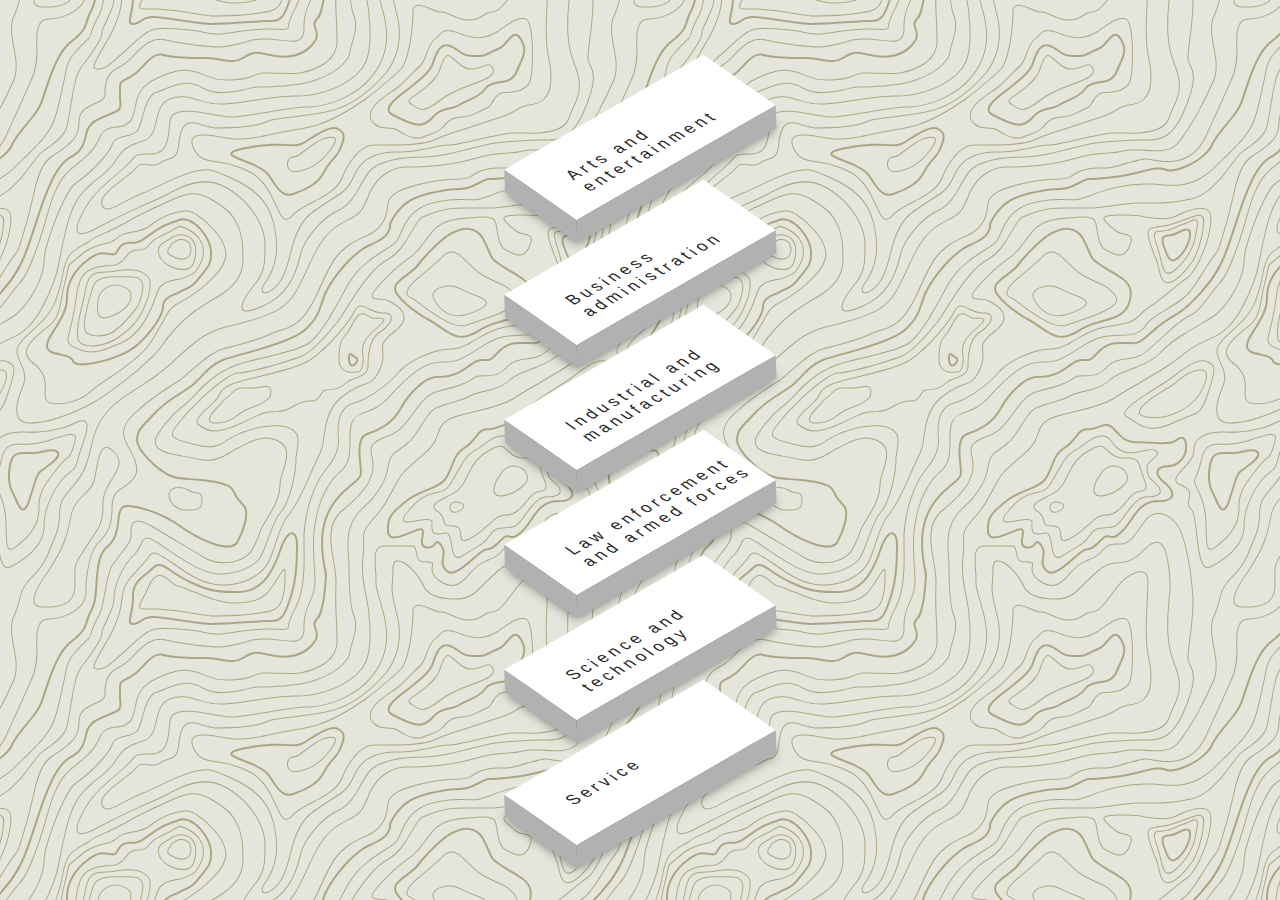
<file: public/roadmap.html>
<!DOCTYPE html>
<html lang="en">

<head>
    <meta charset="UTF-8" />
    <meta http-equiv="X-UA-Compatible" content="IE=edge" />
    <meta name="viewport" content="width=device-width, initial-scale=1.0" />
    <link rel="stylesheet" href="assets/css/common.css"/> 
    <link rel="stylesheet" href="assets/css/6domain.css" />
    <link rel="icon" href="assets/img/favicon.svg">
    <title>Fire Learning</title>

    <style id="dynamic">
    </style>
  </head>
  <body>
    <ul id="container">
    </ul>
  </body>
  <script src="assets/script/6domain.js"></script>
</html>
</file>
<file: public/assets/css/common.css>
body {
    background-color: #e5e5db;
    background-image: url("data:image/svg+xml,%3Csvg xmlns='http://www.w3.org/2000/svg' width='600' height='600' viewBox='0 0 600 600'%3E%3Cpath fill='%234d4d06' fill-opacity='0.4' d='M600 325.1v-1.17c-6.5 3.83-13.06 7.64-14.68 8.64-10.6 6.56-18.57 12.56-24.68 19.09-5.58 5.95-12.44 10.06-22.42 14.15-1.45.6-2.96 1.2-4.83 1.9l-4.75 1.82c-9.78 3.75-14.8 6.27-18.98 10.1-4.23 3.88-9.65 6.6-16.77 8.84-1.95.6-3.99 1.17-6.47 1.8l-6.14 1.53c-5.29 1.35-8.3 2.37-10.54 3.78-3.08 1.92-6.63 3.26-12.74 5.03a384.1 384.1 0 0 1-4.82 1.36c-2.04.58-3.6 1.04-5.17 1.52a110.03 110.03 0 0 0-11.2 4.05c-2.7 1.15-5.5 3.93-8.78 8.4a157.68 157.68 0 0 0-6.15 9.2c-5.75 9.07-7.58 11.74-10.24 14.51a50.97 50.97 0 0 1-4.6 4.22c-2.33 1.9-10.39 7.54-11.81 8.74a14.68 14.68 0 0 0-3.67 4.15c-1.24 2.3-1.9 4.57-2.78 8.87-2.17 10.61-3.52 14.81-8.2 22.1-4.07 6.33-6.8 9.88-9.83 12.99-.47.48-.95.96-1.5 1.48l-3.75 3.56c-1.67 1.6-3.18 3.12-4.86 4.9a42.44 42.44 0 0 0-9.89 16.94c-2.5 8.13-2.72 15.47-1.76 27.22.47 5.82.51 6.36.51 8.18 0 10.51.12 17.53.63 25.78.24 4.05.56 7.8.97 11.22h.9c-1.13-9.58-1.5-21.83-1.5-37 0-1.86-.04-2.4-.52-8.26-.94-11.63-.72-18.87 1.73-26.85a41.44 41.44 0 0 1 9.65-16.55c1.67-1.76 3.18-3.27 4.83-4.85.63-.6 3.13-2.96 3.75-3.57a71.6 71.6 0 0 0 1.52-1.5c3.09-3.16 5.86-6.76 9.96-13.15 4.77-7.42 6.15-11.71 8.34-22.44.86-4.21 1.5-6.4 2.68-8.6.68-1.25 1.79-2.48 3.43-3.86 1.38-1.15 9.43-6.8 11.8-8.72 1.71-1.4 3.26-2.81 4.7-4.3 2.72-2.85 4.56-5.54 10.36-14.67a156.9 156.9 0 0 1 6.1-9.15c3.2-4.33 5.9-7.01 8.37-8.07 3.5-1.5 7.06-2.77 11.1-4.02a233.84 233.84 0 0 1 7.6-2.2l2.38-.67c6.19-1.79 9.81-3.16 12.98-5.15 2.14-1.33 5.08-2.33 10.27-3.65l6.14-1.53c2.5-.63 4.55-1.2 6.52-1.82 7.24-2.27 12.79-5.06 17.15-9.05 4.05-3.72 9-6.2 18.66-9.9l4.75-1.82c1.87-.72 3.39-1.31 4.85-1.91 10.1-4.15 17.07-8.32 22.76-14.4 6.05-6.45 13.95-12.4 24.49-18.92 1.56-.96 7.82-4.6 14.15-8.33v-64.58c-4 8.15-8.52 14.85-12.7 17.9-2.51 1.82-5.38 4.02-9.04 6.92a1063.87 1063.87 0 0 0-6.23 4.98l-1.27 1.02a2309.25 2309.25 0 0 1-4.87 3.9c-7.55 6-12.9 10.05-17.61 13.19-3.1 2.06-3.86 2.78-8.06 7.13-5.84 6.07-11.72 8.62-29.15 10.95-11.3 1.5-20.04 4.91-30.75 11.07-1.65.94-7.27 4.27-6.97 4.1-2.7 1.58-4.69 2.69-6.64 3.66-5.63 2.8-10.47 4.17-15.71 4.17-17.13 0-41.44 11.51-51.63 22.83-12.05 13.4-31.42 27.7-45.25 31.16-7.4 1.85-11.85 7.05-14.04 14.69-1.26 4.4-1.58 8.28-1.58 13.82 0 .82.01.98.24 3.63.45 5.18.35 8.72-.77 13.26-1.53 6.2-4.89 12.6-10.59 19.43-13.87 16.65-22.88 46.58-22.88 71.68 0 2.39.02 4.26.06 8.75.12 10.8.1 15.8-.22 21.95-.56 11.18-2.09 20.73-5 29.3h-1.05c2.94-8.56 4.49-18.12 5.05-29.35.31-6.13.34-11.1.22-21.9-.04-4.48-.06-6.36-.06-8.75 0-25.32 9.07-55.47 23.12-72.32 5.6-6.72 8.88-12.99 10.38-19.03 1.09-4.4 1.18-7.85.74-12.93-.23-2.7-.24-2.86-.24-3.72 0-5.62.32-9.57 1.62-14.1 2.28-7.95 6.97-13.44 14.76-15.39 13.6-3.4 32.82-17.59 44.75-30.84C409 360.14 433.58 348.5 451 348.5c5.07 0 9.77-1.33 15.26-4.07 1.93-.96 3.9-2.05 6.58-3.62-.3.18 5.33-3.16 6.98-4.11 10.82-6.21 19.66-9.67 31.11-11.2 17.23-2.3 22.9-4.75 28.57-10.64 4.25-4.41 5.04-5.16 8.22-7.28 4.68-3.11 10.01-7.14 17.55-13.14a1113.33 1113.33 0 0 0 4.86-3.89l1.28-1.02a4668.54 4668.54 0 0 1 6.23-4.98c3.67-2.9 6.55-5.12 9.07-6.95 4.37-3.19 9.16-10.56 13.29-19.4v66.9zm0-116.23c-.62.01-1.27.06-1.95.13-6.13.63-13.83 3.45-21.83 7.45-3.64 1.82-8.46 2.67-14.17 2.71-4.7.04-9.72-.47-14.73-1.33-1.7-.3-3.26-.61-4.67-.93a31.55 31.55 0 0 0-3.55-.57 273.4 273.4 0 0 0-16.66-.88c-10.42-.16-17.2.74-17.97 2.73-.38.97.6 2.55 3.03 4.87 1.01.97 2.22 2.03 4.04 3.55a1746.07 1746.07 0 0 0 4.79 4.02c1.39 1.2 3.1 1.92 5.5 2.5.7.16.86.2 2.64.54 3.53.7 5.03 1.25 6.15 2.63 1.41 1.76 1.4 4.54-.15 8.88-2.44 6.83-5.72 10.05-10.19 10.33-3.63.23-7.6-1.29-14.52-5.06-4.53-2.47-6.82-7.3-8.32-15.26-.17-.87-.32-1.78-.5-2.86l-.43-2.76c-1.05-6.58-1.9-9.2-3.73-10.11-.81-.4-1.59-.74-2.36-1-2.27-.77-4.6-1.02-8.1-.92-2.29.07-14.7 1-13.77.93-20.55 1.37-28.8 5.05-37.09 14.99a133.07 133.07 0 0 0-4.25 5.44l-2.3 3.09-2.51 3.32c-4.1 5.36-7.06 8.48-10.39 11.12-.65.52-1.33 1.04-2.13 1.62l-4.11 2.94a106.8 106.8 0 0 0-5.16 3.99c-4.55 3.74-9.74 8.6-16.25 15.38-8.25 8.58-11.78 13.54-11.7 15.95.07 1.65 1.64 2.11 6.79 2.38 1.61.09 2.15.12 2.98.2 2.95.24 5.09.73 6.81 1.68 7.48 4.15 11.63 7.26 13.95 11.58 3.3 6.15.8 12.88-8.89 20.26-8.28 6.3-11.1 10.37-11.31 14.96-.06 1.17 0 1.93.26 4.43.69 6.47.25 10.65-2.8 17.42a44.23 44.23 0 0 1-4.16 7.53c-2.82 3.97-5.47 5.74-10.6 7.69-.43.16-3.34 1.23-4.27 1.59-1.8.68-3.38 1.36-5.01 2.14-4.18 2-8.4 4.6-13.1 8.24-8.44 6.51-13.23 14.56-15.98 25.06-1.1 4.2-1.55 6.81-2.8 15.21-1.26 8.6-2.17 12.64-4.08 16.55-2.1 4.28-11.93 26.59-12.97 28.88a382.7 382.7 0 0 1-6.37 13.41c-4.07 8.11-7.61 14.07-10.73 17.81-5.38 6.46-8.98 14.37-13.77 28.42a810.14 810.14 0 0 0-1.89 5.6c-1.8 5.35-2.96 8.6-4.26 11.85-6.13 15.32-25.43 26.31-46.46 26.31-11.2 0-20.58-2.74-31.02-8.55-5.6-3.13-4.55-2.42-22.26-14.54-14.33-9.8-17.7-10.73-20.47-6.9-.37.5-1.81 2.74-1.83 2.77a52.24 52.24 0 0 1-4.94 5.9c-.73.79-5.52 5.87-6.97 7.45-2.38 2.6-4.3 4.81-5.98 6.93a45.6 45.6 0 0 0-5.08 7.66c-1.29 2.57-1.9 5.25-2.66 10.6a997.6 997.6 0 0 1-.46 3.18h-1l.47-3.32c.77-5.45 1.4-8.2 2.75-10.9a46.54 46.54 0 0 1 5.2-7.84c1.7-2.14 3.63-4.38 6.03-6.98 1.45-1.59 6.24-6.68 6.96-7.46a51.58 51.58 0 0 0 4.84-5.78s1.47-2.26 1.86-2.8c3.25-4.5 7.08-3.44 21.84 6.67 17.67 12.08 16.62 11.38 22.19 14.48 10.3 5.73 19.5 8.43 30.53 8.43 20.65 0 39.57-10.77 45.54-25.69a219.7 219.7 0 0 0 4.24-11.8 6752.32 6752.32 0 0 0 1.88-5.6c4.83-14.16 8.47-22.14 13.96-28.73 3.05-3.66 6.56-9.57 10.6-17.61 1.97-3.93 4.04-8.31 6.35-13.38 1.03-2.28 10.88-24.61 12.98-28.91 1.85-3.79 2.75-7.76 4-16.25 1.24-8.44 1.7-11.07 2.81-15.32 2.8-10.7 7.71-18.94 16.33-25.6a73.18 73.18 0 0 1 13.29-8.35c1.66-.8 3.27-1.48 5.08-2.18.94-.36 3.86-1.43 4.28-1.59 4.95-1.88 7.44-3.55 10.14-7.33 1.35-1.9 2.68-4.3 4.06-7.37 2.97-6.58 3.39-10.59 2.72-16.9a27.13 27.13 0 0 1-.27-4.58c.22-4.94 3.21-9.24 11.7-15.7 9.33-7.11 11.66-13.34 8.62-19-2.2-4.09-6.25-7.12-13.55-11.17-1.57-.88-3.6-1.33-6.42-1.57-.8-.07-1.34-.1-2.95-.19-5.77-.3-7.63-.85-7.72-3.34-.1-2.81 3.5-7.87 11.97-16.69 6.53-6.8 11.75-11.69 16.33-15.45 1.79-1.47 3.42-2.72 5.2-4.03l4.12-2.94c.79-.58 1.46-1.08 2.1-1.59 3.26-2.6 6.16-5.65 10.21-10.94a383.2 383.2 0 0 0 2.5-3.32l2.31-3.09c1.8-2.39 3.04-4 4.29-5.48 8.47-10.17 16.98-13.96 37.27-15.3-.44.02 12-.9 14.32-.98 3.62-.1 6.05.16 8.46.98.8.27 1.62.62 2.47 1.04 2.27 1.14 3.17 3.87 4.27 10.85l.44 2.76c.17 1.07.33 1.97.5 2.83 1.44 7.69 3.62 12.29 7.8 14.57 6.76 3.68 10.6 5.15 13.99 4.94 4-.25 6.99-3.17 9.3-9.67 1.45-4.04 1.46-6.49.32-7.92-.9-1.12-2.28-1.62-5.57-2.27a55.8 55.8 0 0 1-2.67-.55c-2.54-.6-4.39-1.4-5.93-2.71a252.63 252.63 0 0 0-4.78-4.01 84.35 84.35 0 0 1-4.08-3.6c-2.73-2.6-3.86-4.43-3.28-5.95 1.02-2.64 7.82-3.54 18.93-3.37a230.56 230.56 0 0 1 16.73.88c2.76.39 3.2.49 3.68.6 1.4.3 2.95.62 4.62.91a82.9 82.9 0 0 0 14.56 1.32c5.56-.04 10.24-.86 13.73-2.6 8.1-4.05 15.89-6.9 22.17-7.56.7-.07 1.4-.11 2.05-.13v1zm0-100.94v1.5c-8.62 16.05-17.27 29.55-23.65 35.92-3.19 3.2-7.62 4.9-13.54 5.56-4.45.48-8.28.4-19.18-.2-9.91-.55-15.32-.44-20.52.78a84.05 84.05 0 0 1-15 2.11l-2.25.14c-12.49.75-19.37 1.78-32.72 5.74-4.5 1.33-9.27 2.49-14.3 3.48a246.27 246.27 0 0 1-32.6 3.97c-7.56.45-13.21.57-20.24.57-5.4 0-11.9 1.61-18 5.18-8.3 4.87-15.06 12.87-19.53 24.5a68.57 68.57 0 0 1-4.56 9.8c-3.6 6.2-6.92 8.99-13.38 12.18l-4.03 1.96a64.48 64.48 0 0 0-15.16 10.25c-8.2 7.33-13.72 16.63-22.54 35.6l-2.08 4.49c-7.3 15.7-11.5 23.3-17.35 29.87-7.7 8.66-20.25 14.42-40.31 20.08-4.37 1.23-19.04 5.08-19.24 5.13-6.92 1.87-11.68 3.34-15.63 4.92-10.55 4.22-18.71 10.52-36.38 26.52l-1.7 1.54c-8.58 7.76-13.41 11.9-18.81 15.88-3.95 2.9-8 5.67-12.97 8.91-2.06 1.34-10.3 6.6-12.33 7.94-11.52 7.5-18.53 13.04-24.62 20.08a62.01 62.01 0 0 0-6.44 8.85c-4.13 6.91-6.27 13.15-9.2 25.11l-1.54 6.26c-.6 2.45-1.15 4.54-1.72 6.58-2.97 10.7-6.9 17.36-14.78 26.91L69.6 491a148.51 148.51 0 0 0-4.19 5.3 23.9 23.9 0 0 0-3.44 6.28c-1.16 3.23-1.52 5.9-1.87 11.94-.58 10.05-1.42 15.04-4.63 22.67-1.57 3.72-5.66 14.02-6.41 15.8a73.46 73.46 0 0 1-3.57 7.4c-2.88 5.14-6.71 10.12-13.12 16.95-5.96 6.36-8.87 10.9-10.61 16a56.88 56.88 0 0 0-1.38 4.82l-.46 1.84h-1.03l.52-2.08c.52-2.09.92-3.49 1.4-4.9 1.8-5.25 4.78-9.9 10.84-16.36 6.35-6.78 10.13-11.7 12.97-16.77a72.5 72.5 0 0 0 3.52-7.29c.75-1.76 4.84-12.06 6.4-15.8 3.17-7.5 3.99-12.4 4.56-22.33.35-6.14.72-8.88 1.93-12.23a24.9 24.9 0 0 1 3.58-6.54c1.27-1.7 2.6-3.37 4.22-5.34l4.11-4.95c7.8-9.46 11.66-16 14.59-26.54.56-2.04 1.1-4.12 1.71-6.56l1.53-6.26c2.96-12.04 5.13-18.36 9.32-25.39 1.84-3.08 4-6.05 6.54-8.99 6.17-7.12 13.24-12.7 24.83-20.26 2.05-1.33 10.28-6.6 12.33-7.94 4.96-3.22 9-5.98 12.92-8.87 5.37-3.95 10.19-8.08 18.74-15.82l1.7-1.54c17.76-16.09 25.98-22.43 36.67-26.7 4-1.6 8.8-3.09 15.75-4.96.21-.06 14.87-3.9 19.22-5.13 19.9-5.61 32.32-11.31 39.85-19.78 5.76-6.48 9.93-14.02 17.18-29.64l2.09-4.5c8.87-19.07 14.44-28.46 22.77-35.9a65.48 65.48 0 0 1 15.38-10.4l4.04-1.97c6.3-3.1 9.47-5.77 12.96-11.77a67.6 67.6 0 0 0 4.48-9.67c4.56-11.84 11.47-20.02 19.97-25 6.25-3.66 12.93-5.32 18.5-5.32 7.01 0 12.65-.12 20.17-.57a245.3 245.3 0 0 0 32.47-3.96c5-.98 9.75-2.13 14.22-3.45 13.43-3.98 20.38-5.02 32.94-5.78l2.24-.14c5.76-.37 9.8-.9 14.85-2.09 5.31-1.25 10.79-1.35 22.6-.7 9.04.5 12.84.58 17.21.1 5.71-.62 9.94-2.26 12.95-5.26 6.44-6.45 15.3-20.37 24.35-36.72zm0 450.21c-1.28-4.6-2.2-10.55-3.33-20.25l-.24-2.04-.23-2.03c-1.82-15.7-3.07-21.98-5.55-24.47-2.46-2.46-3.04-5.03-2.52-8.64.1-.6.18-1.1.39-2.15.69-3.54.77-5.04.08-6.84-.91-2.38-3.31-4.41-7.79-6.26-5.08-2.09-6.52-4.84-4.89-8.44.66-1.45 1.79-3.02 3.52-5.01 1.04-1.2 5.48-5.96 5.08-5.53 6.15-6.7 8.98-11.34 8.98-16.48a15.2 15.2 0 0 1 6.5-12.89v1.26a14.17 14.17 0 0 0-5.5 11.63c0 5.47-2.93 10.29-9.24 17.16.38-.42-4.04 4.33-5.07 5.5-1.67 1.93-2.75 3.43-3.36 4.77-1.37 3.04-.23 5.22 4.36 7.1 4.71 1.95 7.32 4.16 8.34 6.83.78 2.04.7 3.67-.03 7.4-.2 1.03-.3 1.51-.38 2.09-.48 3.33.03 5.59 2.23 7.8 2.74 2.74 3.98 8.96 5.84 25.06l.24 2.03.23 2.04c.82 7.01 1.53 12.06 2.34 16.03v4.33zm0-62.16c-1.4-3.13-4.43-9.9-4.95-11.17-1.02-2.53-1.25-3.8-.91-5.18.2-.84 2.05-4.68 2.32-5.33a70.79 70.79 0 0 0 3.54-11.2v3.99a62.82 62.82 0 0 1-2.62 7.6c-.31.75-2.09 4.46-2.27 5.18-.28 1.12-.08 2.22.87 4.57.41 1.02 2.5 5.7 4.02 9.09v2.45zm0-85.09c-1.65 1.66-3.66 2.9-6.4 4.13-.25.1-13.97 5.47-20.4 8.43-9.35 4.32-16.7 5.9-23.03 5.25-5.08-.53-9.02-2.25-14.77-5.92l-3.2-2.07a77.4 77.4 0 0 0-5.44-3.27c-4.05-2.18-3.25-5.8 1.47-10.47 3.71-3.68 9.6-7.93 18.73-13.8l4.46-2.82c17.95-11.33 18.22-11.5 22.27-14.74 11.25-9 19.69-14.02 26.31-15.1v1.02c-6.37 1.1-14.62 6-25.69 14.86-4.1 3.28-4.34 3.44-22.36 14.8a652.4 652.4 0 0 0-4.45 2.83c-9.07 5.83-14.92 10.05-18.57 13.66-4.31 4.28-4.95 7.13-1.7 8.88 1.7.91 3.29 1.88 5.5 3.3l3.2 2.08c5.64 3.59 9.45 5.25 14.34 5.76 6.13.64 13.32-.9 22.52-5.15 6.46-2.98 20.18-8.35 20.4-8.44 3.04-1.37 5.1-2.71 6.81-4.69v1.47zm0-41.37v1c-6.56.26-12.11 3.13-19.71 9.08l-4.63 3.68a51.87 51.87 0 0 1-4.4 3.14c-.82.52-5.51 3.33-6.22 3.76-3.31 2-6.15 3.8-8.87 5.6a112.61 112.61 0 0 0-8.16 5.92c-4.61 3.72-7.4 6.9-7.97 9.35-.63 2.67 1.48 4.53 7.05 5.46 10.7 1.78 20.92-.05 30.45-4.65a61.96 61.96 0 0 0 17.1-12.2 41.8 41.8 0 0 0 5.36-7.42v1.92a38.94 38.94 0 0 1-4.64 6.19 62.95 62.95 0 0 1-17.39 12.41c-9.7 4.68-20.13 6.55-31.05 4.73-6.06-1-8.65-3.29-7.85-6.67.64-2.74 3.53-6.05 8.31-9.9 2.35-1.9 5.1-3.88 8.24-5.97 2.73-1.82 5.58-3.61 8.9-5.62.72-.44 5.4-3.24 6.22-3.75 1.26-.8 2.6-1.76 4.3-3.09.8-.62 3.9-3.1 4.63-3.67 7.77-6.1 13.49-9.04 20.33-9.3zm0-154.6v1c-1.75-.24-4.3.23-7.82 1.55-10.01 3.75-13.8 5.07-19.15 6.76-1.78.56-2.63.83-3.87 1.24-1.48.5-3.16.76-6.74 1.16a1550.34 1550.34 0 0 0-2.64.3c-7.8.94-11.28 2.47-11.28 6.07 0 4.45 2.89 13.18 7.96 25.81a57.34 57.34 0 0 1 2.33 7.6 258.32 258.32 0 0 1 .84 3.46c1.86 7.62 3.17 10.71 5.56 11.67 2.21.88 4.7.6 7.47-.72 3.48-1.69 7.22-4.94 11.2-9.47 1.52-1.7 2.97-3.49 4.59-5.57l3.16-4.1c2.59-3.23 6.07-12.21 8.39-20.23v3.45c-2.29 7.2-5.27 14.5-7.61 17.41-.44.55-2.67 3.46-3.15 4.09-1.63 2.1-3.1 3.9-4.62 5.62-4.08 4.61-7.9 7.94-11.53 9.7-2.99 1.44-5.77 1.75-8.28.74-2.84-1.13-4.2-4.34-6.15-12.35a2097.48 2097.48 0 0 1-.84-3.46c-.8-3.2-1.47-5.45-2.28-7.46-5.14-12.8-8.04-21.55-8.04-26.19 0-4.37 3.84-6.06 12.16-7.07a160.9 160.9 0 0 1 2.65-.3c3.5-.39 5.15-.64 6.53-1.1 1.26-.42 2.1-.7 3.88-1.26 5.34-1.68 9.11-3 19.1-6.74 3.53-1.32 6.22-1.84 8.18-1.61zM0 292c10.13-11.31 18.13-23.2 23.07-35.39 3.3-8.14 6.09-16.12 10.81-30.55l1.59-4.84c6.53-19.94 10.11-29.82 14.77-39.56 6.07-12.72 12.55-21.18 20.27-25.54 6.66-3.76 10.2-7.86 12.22-13.15a46.6 46.6 0 0 0 1.86-6.58c1.23-5.2 2.05-7.59 3.93-10.36 2.45-3.62 6.27-6.53 12.1-8.96 15.78-6.58 16.73-7.04 18.05-9.01.65-.98.83-2.15.74-4.51-.03-.73-.23-3.82-.24-4A93.8 93.8 0 0 1 119 94c0-10.04.18-11.37 2.37-13.15.52-.42 1.13-.8 2.07-1.3.27-.14 2.18-1.12 2.84-1.48a68.4 68.4 0 0 0 9.12-5.87c2.06-1.54 2.64-2.14 8.01-7.93 3.78-4.09 6.21-6.36 8.96-8.12 3.64-2.33 7.2-3.12 10.9-2.11 4.4 1.2 10.81 2 18.78 2.46 6.9.4 12.9.5 21.95.5 4.87 0 8.97.47 15.4 1.57 7.77 1.33 9.3 1.54 12.38 1.54 4.05 0 7.43-.88 10.68-2.95 5.06-3.22 8.11-4.67 11.2-5.2 3.62-.64 4.77-.46 16.55 2.06 17.26 3.7 30.85 1.36 41.06-9.7 5.1-5.53 5.48-8.9 3.48-14.8-.83-2.42-1.03-3.1-1.17-4.3-.29-2.52.5-4.71 2.71-6.93 2.65-2.65 4.72-9.17 6.22-18.29h2.03c-1.56 9.71-3.77 16.65-6.83 19.7-1.79 1.8-2.36 3.39-2.14 5.28.11 1 .3 1.63 1.07 3.9 2.22 6.53 1.76 10.66-3.9 16.8-10.77 11.66-25.07 14.13-42.95 10.3-11.42-2.45-12.55-2.62-15.78-2.06-2.77.48-5.62 1.84-10.47 4.92a20.93 20.93 0 0 1-11.76 3.27c-3.25 0-4.81-.22-12.73-1.57C212.74 59.46 208.73 59 204 59c-9.1 0-15.11-.1-22.07-.5-8.09-.47-14.62-1.29-19.2-2.54-5.62-1.53-10.17 1.38-17.85 9.66-5.5 5.94-6.08 6.53-8.28 8.18a70.38 70.38 0 0 1-9.38 6.03c-.68.37-2.58 1.35-2.84 1.49-.84.44-1.35.76-1.75 1.08C121.16 83.6 121 84.8 121 94c0 1.85.06 3.54.17 5.44 0 .17.2 3.28.24 4.03.1 2.75-.13 4.29-1.08 5.71-1.67 2.5-2.27 2.8-18.95 9.74-5.48 2.29-8.99 4.96-11.2 8.24-1.71 2.51-2.47 4.73-3.64 9.7-.83 3.5-1.21 4.92-1.94 6.83-2.18 5.73-6.05 10.19-13.1 14.18-7.3 4.12-13.55 12.28-19.46 24.66-4.6 9.64-8.17 19.46-14.67 39.32l-1.58 4.84c-4.75 14.47-7.54 22.48-10.86 30.69-5.28 13.01-13.95 25.65-24.93 37.6v-2.97zm0 78v-.5l1-.01c6.32 0 7.47 5.2 4.6 13.36a60.36 60.36 0 0 1-5.6 11.3v-1.92a57.76 57.76 0 0 0 4.65-9.72c2.69-7.6 1.71-12.02-3.65-12.02-.34 0-.67 0-1 .02v-46.59a340.96 340.96 0 0 0 13.71-8.34c13.66-9.46 29.79-37.6 29.79-53.59 0-18.1 21.57-72.64 32.23-79.42 12.71-8.09 32.24-27.96 35.8-37.75 1.93-5.3 5.5-7.27 14.42-9.37 6.15-1.44 8.64-2.42 10.67-4.79 1.5-1.74 2.72-4.79 4.33-10.3.23-.78 1.9-6.68 2.43-8.46 3.62-12.08 7.3-18.49 13.47-20.39 2.5-.76 3.03-.98 9.74-3.7 7.49-3.03 11.97-4.43 17.12-4.92 6.75-.65 13.13.75 19.55 4.67 5.43 3.32 12.19 4.72 20.17 4.56 6.03-.12 12.2-1.07 19.83-2.8 1.82-.4 7.38-1.74 8.26-1.94 2.69-.6 4.34-.89 5.48-.89 4.97 0 8.93-.05 14.2-.27 7.9-.32 15.56-.92 22.75-1.88 8.5-1.14 15.9-2.73 21.88-4.82 18.9-6.62 32.64-18.3 33.67-27.59.29-2.56.4-2.96 2.79-11.11 2.33-7.95 3.21-12.93 2.72-18.23-.2-2.24-.69-4.38-1.48-6.42-1.5-3.92-2.63-9.4-3.43-16.18h.9c.77 6.47 1.89 11.72 3.47 15.82a24.93 24.93 0 0 1 1.54 6.69c.5 5.46-.4 10.54-2.77 18.6-2.36 8.06-2.47 8.47-2.74 10.95-1.09 9.75-15.1 21.68-34.33 28.41-6.06 2.12-13.52 3.72-22.09 4.87-7.22.96-14.92 1.57-22.83 1.89-5.3.21-9.27.27-14.25.27-1.04 0-2.64.27-5.26.87-.87.2-6.43 1.53-8.26 1.94-7.68 1.73-13.92 2.7-20.03 2.82-8.15.17-15.1-1.27-20.71-4.7-6.23-3.81-12.4-5.16-18.93-4.54-5.04.48-9.44 1.86-16.84 4.86-6.75 2.74-7.29 2.95-9.82 3.73-5.73 1.76-9.28 7.96-12.81 19.72-.53 1.77-2.2 7.66-2.43 8.46-1.66 5.65-2.91 8.78-4.53 10.67-2.22 2.58-4.84 3.62-12.01 5.3-7.8 1.83-11.13 3.66-12.9 8.54-3.65 10.04-23.32 30.06-36.2 38.25C65.94 190 44.5 244.2 44.5 262c0 16.34-16.3 44.78-30.22 54.41-2.14 1.48-8.24 5.12-14.28 8.68v-1.16 46.09zm0-173.7v-1.11c7.42-3.82 14.55-10.23 21.84-18.98 3.8-4.56 14.21-18.78 15.79-20.55 1.8-2.04 4.06-3.96 7.42-6.45 1.08-.8 4.92-3.57 5.49-3.99 9.36-6.85 14-11.96 15.98-19.36.8-2.98 1.54-6.78 2.46-12.3.23-1.44 2-12.46 2.56-15.79 2.87-16.77 5.73-26.79 10.07-32.1C92.46 52.43 101.5 38.13 101.5 33c0-2.54.34-3.35 6.05-15.71.68-1.49 1.25-2.74 1.77-3.93 2.5-5.75 3.9-10.04 4.14-13.36h1c-.23 3.48-1.66 7.87-4.23 13.76-.52 1.2-1.09 2.45-1.78 3.95-5.54 12.01-5.95 12.99-5.95 15.29 0 5.47-9.09 19.84-20.11 33.31-4.2 5.12-7.03 15.06-9.86 31.64-.57 3.33-2.33 14.33-2.57 15.78-.92 5.56-1.67 9.38-2.48 12.4-2.05 7.68-6.82 12.93-16.35 19.91l-5.49 3.98c-3.3 2.45-5.51 4.34-7.27 6.31-1.53 1.73-11.94 15.93-15.76 20.53-7.52 9.02-14.88 15.6-22.61 19.46zm0 361.83v-4.33c.48 2.36 1 4.35 1.6 6.15 2 6.03 4.6 8.26 8.19 6.59C28.76 557.69 43.5 542.4 43.5 527c0-16.2 6.37-31.99 17.1-46.3 1.88-2.5 3.66-4.4 5.53-6 .73-.62 1.45-1.18 2.3-1.8l2-1.43c3.68-2.68 5.32-5.28 7.08-12.59.75-3.07 1.38-5.02 4.2-13.26l.63-1.88c3.24-9.58 4.56-14.97 4.17-18.65-.48-4.43-3.8-5.23-11.3-1.64a81.12 81.12 0 0 1-9.15 3.7c-13.89 4.67-26.96 5.8-42.66 5.42l-1.95-.05-1.45-.02a39.8 39.8 0 0 0-15.05 2.96A21.81 21.81 0 0 0 0 438.37v-1.26a23.55 23.55 0 0 1 4.55-2.57 40.77 40.77 0 0 1 16.92-3.02l1.95.05c15.6.38 28.57-.75 42.32-5.37a80.12 80.12 0 0 0 9.04-3.65c8.04-3.84 12.16-2.85 12.72 2.43.42 3.89-.92 9.34-4.21 19.08l-.64 1.88c-2.8 8.2-3.43 10.15-4.16 13.18-1.82 7.52-3.59 10.34-7.47 13.16l-2 1.43c-.84.6-1.54 1.15-2.25 1.75a35.45 35.45 0 0 0-5.37 5.84c-10.61 14.15-16.9 29.74-16.9 45.7 0 15.88-15 31.45-34.29 40.45-4.3 2.01-7.39-.66-9.56-7.18-.23-.68-.44-1.39-.65-2.13zm0-62.16v-2.45l1.46 3.27c2.1 4.8 3.46 10.33 4.26 16.77.66 5.3.84 9.3 1.04 18.5.2 9.32.5 12.75 1.63 15.05 1.28 2.6 3.67 2.35 8.29-1.5 17.14-14.3 21.82-22.9 21.82-38.62 0-7.17 1.1-12.39 3.7-17.68 2.27-4.67 3.65-6.62 13.4-19.62a69.8 69.8 0 0 1 7.6-8.79 44.76 44.76 0 0 1 3.54-3.06c.38-.3.64-.52.89-.74a10.47 10.47 0 0 0 2.63-3.32 35.78 35.78 0 0 0 2.26-5.94l.37-1.2.36-1.15c.29-.91.48-1.55.66-2.16.45-1.53.74-2.68.91-3.66.38-2.2.12-3.49-.85-4.15-2.35-1.61-9.28-.24-23.8 4.94-9.54 3.4-16.12 4.17-27.85 4.26-7.71.06-10.43.4-13.25 2.12-3.48 2.12-5.84 6.4-7.58 14.26-.5 2.2-.99 4.19-1.49 5.98v-3.98l.51-2.22c1.8-8.1 4.28-12.6 8.04-14.9 3.04-1.85 5.86-2.2 13.77-2.26 11.61-.09 18.1-.84 27.51-4.2 14.93-5.32 21.95-6.71 24.7-4.83 1.38.94 1.71 2.6 1.28 5.15a33.69 33.69 0 0 1-.94 3.78l-.66 2.17-.36 1.15-.37 1.2a36.64 36.64 0 0 1-2.33 6.1c-.8 1.53-1.61 2.52-2.86 3.61l-.92.77-1.02.83c-.9.74-1.65 1.4-2.47 2.18a68.84 68.84 0 0 0-7.48 8.66c-9.7 12.93-11.07 14.87-13.31 19.46-2.52 5.15-3.59 10.22-3.59 17.24 0 16.04-4.82 24.91-22.18 39.38-5.04 4.2-8.18 4.55-9.83 1.18-1.22-2.5-1.52-5.94-1.73-15.47-.2-9.16-.38-13.15-1.03-18.4-.79-6.34-2.12-11.8-4.19-16.49L0 495.98zM379.27 0h1.04l1.5 5.26c3.28 11.56 4.89 19.33 5.26 27.8.49 11.01-1.52 21.26-6.63 31.17-7.8 15.13-20.47 26.5-36.22 34.1-12.38 5.96-26.12 9.17-36.22 9.17-6.84 0-17.24 1.38-37.27 4.62l-2.27.37c-24.5 3.99-31.65 5-37.46 5-3.49 0-4.08-.08-19.54-2.8-3.56-.64-6.32-1.1-9-1.5-20.23-2.96-31-1.2-31.96 7.86-.1.85-.18 1.72-.29 2.81l-.27 2.73c-1.1 10.9-2.02 15.73-4.31 19.96-2.9 5.34-7.77 7.95-15.63 7.95-10.2 0-12.92.6-15.5 3.17.52-.51-5.03 5.85-8.16 8.7-2.75 2.5-14.32 12.55-15.77 13.83a341.27 341.27 0 0 0-6.54 5.92c-6.97 6.49-11.81 11.76-14.6 16.15-5.92 9.3-10.48 18.04-11.69 24.08-1.66 8.3 3.67 9.54 19.02 1.21a626.23 626.23 0 0 1 44.54-21.9c3.5-1.56 14.04-6.2 15.68-6.95 5.05-2.25 8.3-3.8 10.78-5.15l1.95-1.07 2.18-1.18c1.76-.94 3.38-1.76 5-2.55 18.1-8.72 34.48-10.46 50.33-1.2 22.89 13.34 38.28 37.02 38.28 56.44 0 19.12-.73 25.13-5.18 33.2a45.32 45.32 0 0 1-4.94 7.12c-6.47 7.77-11.81 16.2-12.76 21.27-1.2 6.34 4.69 7.03 20.17-.05 13.31-6.08 22.4-14.95 28.5-26.32a80.51 80.51 0 0 0 6.1-15.13c.9-2.98 3.17-11.65 3.41-12.48a29.02 29.02 0 0 1 1.75-4.83c7.47-14.93 21.09-30.5 36.25-37.24 7.61-3.38 13-9.65 19.4-20.79.84-1.48 4.26-7.64 5.14-9.17 3.52-6.1 6.22-9.7 9.37-11.98 10.15-7.4 28.7-11.1 50.29-11.1 7.52 0 16.54-1.24 27.51-3.58a420.1 420.1 0 0 0 14.96-3.52c-1.3.33 15.54-3.98 19.42-4.89 14.15-3.33 41.07-5.01 64.11-5.01 17.36 0 27.82-9.23 38.53-38.67 6.62-18.21 6.62-26.37 2.69-34.35l-1.18-2.37A13.36 13.36 0 0 1 587.5 58c0-4.03 0-4.01 2.5-24.56.46-3.73.8-6.74 1.12-9.64.9-8.45 1.38-15.2 1.38-20.8 0-.94-.02-1.94-.04-3h1c.03 1.06.04 2.06.04 3 0 5.65-.48 12.43-1.39 20.9-.3 2.91-.66 5.93-1.11 9.66-2.5 20.45-2.5 20.47-2.5 24.44 0 1.97.45 3.57 1.45 5.68.24.51 1.16 2.35 1.17 2.36 4.06 8.24 4.06 16.68-2.65 35.13-10.84 29.8-21.63 39.33-39.47 39.33-22.96 0-49.83 1.68-63.89 4.99-3.86.9-20.69 5.2-19.4 4.88a421.05 421.05 0 0 1-14.99 3.53c-11.04 2.35-20.11 3.6-27.72 3.6-21.4 0-39.76 3.67-49.7 10.9-3 2.19-5.64 5.7-9.1 11.68-.87 1.52-4.29 7.68-5.14 9.17-6.49 11.3-12 17.71-19.86 21.2-14.9 6.63-28.38 22.03-35.75 36.77a28.17 28.17 0 0 0-1.69 4.67c-.23.8-2.5 9.49-3.4 12.5a81.48 81.48 0 0 1-6.19 15.3c-6.2 11.56-15.44 20.58-28.96 26.76-16.1 7.36-23 6.55-21.58-1.04 1-5.29 6.4-13.83 12.99-21.73a44.33 44.33 0 0 0 4.82-6.96c4.35-7.88 5.06-13.77 5.06-32.72 0-19.04-15.19-42.4-37.72-55.55-15.57-9.08-31.62-7.38-49.45 1.21a132.9 132.9 0 0 0-7.14 3.71l-1.95 1.07a158.83 158.83 0 0 1-10.85 5.19c-1.65.74-12.18 5.38-15.69 6.95a625.25 625.25 0 0 0-44.46 21.86c-15.95 8.66-22.37 7.16-20.48-2.29 1.24-6.2 5.83-15.02 11.82-24.42 2.85-4.48 7.74-9.8 14.77-16.34 1.98-1.85 4.12-3.79 6.56-5.94 1.46-1.29 13.02-11.33 15.75-13.82 3.09-2.8 8.6-9.14 8.14-8.67 2.82-2.82 5.75-3.46 16.2-3.46 7.5 0 12.04-2.43 14.75-7.42 2.2-4.07 3.11-8.84 4.2-19.59l.26-2.73.3-2.81c.56-5.42 4.47-8.5 11.23-9.6 5.44-.88 12.51-.51 21.86.86 2.7.4 5.47.86 9.04 1.49 15.33 2.7 15.96 2.8 19.36 2.8 5.73 0 12.9-1.03 37.3-5l2.27-.36c20.1-3.26 30.52-4.64 37.43-4.64 9.95 0 23.54-3.18 35.78-9.08 15.57-7.5 28.09-18.73 35.78-33.65 5.02-9.75 7-19.82 6.51-30.67-.37-8.37-1.96-16.08-5.23-27.57L379.27 0zm13.68 0h1.02c.78 3.9 1.92 8.7 3.51 14.88 3.63 14.05 3.06 27.03-.75 38.77a61 61 0 0 1-11.35 20.68 138.36 138.36 0 0 1-19.32 18.77c-11.32 9.02-23.36 15.49-35.95 18.39a258.63 258.63 0 0 1-22.57 4.07c-3.17.44-6.36.85-10.3 1.32l-9.39 1.12c-11.53 1.41-17.45 2.55-21.64 4.46-9.28 4.21-28.35 6.04-49.21 6.04-1.37 0-2.8-.12-4.3-.35-2.62-.41-5-1.03-9.14-2.29-7.34-2.21-9.63-2.75-12.63-2.56-3.9.23-6.63 2.29-8.47 6.89-1.86 4.66-2.42 7.53-3.34 14.98-1.1 8.98-2.87 12.12-9.97 14.3a40.12 40.12 0 0 0-6.8 2.66c-.63.33-1.16.64-1.76 1.02l-1.34.86c-1.9 1.14-3.86 1.49-9.25 1.49-3.2 0-8.83-.55-9.51-.39-1.22.28-.75-.14-7.14 6.24-1.5 1.5-3.49 3.18-6.32 5.37-1.52 1.18-7.16 5.43-7.94 6.03-4.96 3.78-8.33 6.6-11.06 9.38-4.88 4.98-6.85 9.15-5.56 12.7 1.34 3.67 4.07 4.42 8.9 2.82a55.72 55.72 0 0 0 7.77-3.48c1.5-.77 7.78-4.13 9.37-4.96a116.8 116.8 0 0 1 12.31-5.68 162.2 162.2 0 0 0 11.04-4.84c2.04-.97 10.74-5.16 13-6.22 4.41-2.1 8.1-3.78 11.65-5.29 17.14-7.3 29.32-9.9 37.67-6.65l5.43 2.1c2.3.88 4.17 1.62 6.02 2.38a150.9 150.9 0 0 1 13.07 6c18.34 9.63 30.35 22.13 34.79 39.87 6.96 27.85 3.6 45.53-8.08 62.4-3.97 5.75-3.52 9.2.06 8.97 4.14-.28 10.21-4.95 15.11-12.52 3.1-4.8 5.1-10.45 8.05-21.53l1.69-6.35c.66-2.47 1.24-4.52 1.83-6.5 4.93-16.56 11-27.28 21.56-34.76 7.15-5.06 23.73-15.5 25.48-16.75 6.74-4.81 10.53-9.44 14.34-18 7.74-17.44 21.09-24.34 44.47-24.34 9.36 0 17.91-1.13 29.53-3.49a624.86 624.86 0 0 0 6.2-1.28c2.4-.5 4.07-.84 5.66-1.13 4.03-.74 7.04-1.1 9.61-1.1 4.44 0 9.39-1 31.39-5.99l2.95-.66c16.34-3.67 25.64-5.35 31.66-5.35 1.54 0 2.4.01 6.4.1 7.8.15 12.27.13 17.33-.2 16.41-1.06 26.73-5.36 29.8-14.56a87.1 87.1 0 0 1 3.55-8.83c-.15.31 2.29-4.96 2.9-6.38 5.38-12.3 5.57-21.92-1.44-39.44a86.4 86.4 0 0 1-5.26-20.72c-1.61-11.98-1.38-23.14.1-40.35l.2-2.12h1l-.2 2.2c-1.48 17.15-1.7 28.24-.11 40.14a85.4 85.4 0 0 0 5.2 20.47c7.1 17.78 6.91 27.67 1.43 40.22-.62 1.43-3.06 6.72-2.91 6.4a86.17 86.17 0 0 0-3.52 8.73c-3.23 9.72-13.9 14.15-30.68 15.24-5.1.33-9.58.35-17.42.2-3.98-.09-4.84-.1-6.37-.1-5.91 0-15.18 1.67-31.44 5.32l-2.95.67c-22.16 5.02-27.05 6.01-31.61 6.01-2.5 0-5.45.36-9.43 1.09-1.58.29-3.25.62-5.64 1.11a4894.21 4894.21 0 0 0-6.2 1.29c-11.68 2.37-20.3 3.51-29.73 3.51-23.02 0-36 6.71-43.53 23.66-3.9 8.8-7.82 13.58-14.7 18.5-1.78 1.27-18.36 11.7-25.48 16.75-10.34 7.32-16.3 17.87-21.19 34.23-.58 1.96-1.15 4-1.82 6.47l-1.69 6.35c-2.98 11.18-5 16.9-8.17 21.81-5.05 7.81-11.37 12.68-15.89 12.98-4.7.31-5.3-4.23-.94-10.53 11.52-16.64 14.82-34.03 7.92-61.6-4.35-17.42-16.16-29.72-34.27-39.22-4-2.1-8.2-4-12.99-5.97-1.84-.75-3.7-1.49-6-2.38l-5.43-2.08c-8.03-3.12-20.02-.58-36.92 6.63-3.52 1.5-7.21 3.19-11.61 5.27l-13 6.22c-4.71 2.22-8.16 3.75-11.11 4.88a115.87 115.87 0 0 0-12.21 5.63c-1.58.83-7.86 4.18-9.37 4.96a56.55 56.55 0 0 1-7.9 3.54c-5.3 1.75-8.62.85-10.17-3.43-1.46-4.02.66-8.5 5.8-13.74 2.75-2.82 6.16-5.66 11.15-9.48.79-.6 6.43-4.85 7.94-6.02a66.96 66.96 0 0 0 6.23-5.28c6.74-6.74 6.1-6.16 7.61-6.51.87-.2 6.69.36 9.74.36 5.22 0 7.03-.32 8.74-1.35l1.31-.84c.62-.4 1.18-.72 1.84-1.07a41.07 41.07 0 0 1 6.96-2.72c6.64-2.04 8.22-4.84 9.28-13.47.93-7.53 1.5-10.47 3.4-15.24 1.99-4.95 5.04-7.26 9.34-7.51 3.17-.2 5.5.35 12.97 2.6a63.54 63.54 0 0 0 9.02 2.26c1.45.22 2.83.34 4.14.34 20.71 0 39.7-1.82 48.8-5.96 4.32-1.96 10.29-3.1 21.93-4.53l9.4-1.12c3.92-.48 7.11-.88 10.27-1.32 8.16-1.14 15.4-2.43 22.49-4.06 12.42-2.86 24.33-9.26 35.55-18.2a137.4 137.4 0 0 0 19.18-18.64 60.02 60.02 0 0 0 11.15-20.32c3.76-11.57 4.32-24.36.75-38.23A284.86 284.86 0 0 1 392.95 0zM506.7 0h1.26c-.5.66-.9 1.18-1.17 1.51-3.95 4.96-6.9 7.92-9.82 9.57A10.02 10.02 0 0 1 492 12.5c-2.38 0-4.24.67-6.71 2.21l-2.65 1.71c-4.38 2.8-8.01 4.08-13.64 4.08-5.6 0-9.99-1.26-16.08-4.05a202.63 202.63 0 0 1-2.3-1.06l-2.18-.98c-1.6-.7-2.92-1.17-4.17-1.48a13.42 13.42 0 0 0-3.27-.43c-2.3 0-4.3-.68-11-3.37l-1.56-.62c-5-1.97-8.1-2.82-10.52-2.66-2.93.2-4.42 2.03-4.42 6.15 0 20.76-5.21 50.42-12.15 57.35-7.58 7.59-26.55 23.7-34.06 29.06-13.16 9.4-31.17 20.2-44.11 25.06a106.87 106.87 0 0 1-13.32 4.03c-3.28.78-6.6 1.43-11.25 2.24-.53.1-8.8 1.5-11.5 1.99-4.86.87-9.3 1.74-14 2.76-20.62 4.48-25.07 5.01-38.11 5.01-2.49 0-2.9-.07-14.05-2-2.42-.42-4.31-.73-6.15-1-8.11-1.19-13.83-1.36-17.64-.2-4.54 1.4-5.93 4.65-3.7 10.52 2.02 5.28 4.84 8.61 8.84 10.74 3.26 1.74 6.75 2.6 13.82 3.71 9.42 1.48 10.94 1.75 15.5 2.92a78.2 78.2 0 0 1 18.62 7.37c8.3 4.58 14.58 11.5 19.98 20.89 2.73 4.73 9.46 19.33 10.54 21.19 3.4 5.85 6.26 6.63 10.89 2 4.95-4.94 10.35-8.37 21.13-14.06.47-.25 2.06-1.1 2.12-1.12 7.98-4.21 11.92-6.51 15.87-9.54 5.11-3.9 8.66-8.1 10.77-13.11 8.52-20.24 20.75-33.31 32.46-33.31l5.5.03c10.53.08 17.35.02 24.9-.31 13.66-.62 23.78-2.09 29.39-4.67 5.85-2.7 13.42-5.49 24.18-9.02 3.46-1.14 6.29-2.05 12.7-4.1 7.7-2.45 11.08-3.54 15.17-4.9a1059.43 1059.43 0 0 1 11.33-3.72c3.67-1.2 5.96-2 8.03-2.78a59.88 59.88 0 0 0 6.66-2.94c1.87-.98 3.76-2.1 5.86-3.5 3.48-2.33 6.15-3.13 12.04-4.13l1.15-.2c5.71-1.01 9-2.3 12.76-5.63 7.82-6.96 8.58-23.18 3.84-44.52-1.7-7.67-2.1-19.28-1.57-35.47A837.22 837.22 0 0 1 546.76 0h1l-.15 3.06c-.32 6.42-.53 11.02-.68 15.62-.51 16.1-.12 27.65 1.56 35.21 4.82 21.68 4.04 38.2-4.16 45.48-3.91 3.48-7.37 4.84-13.24 5.87l-1.16.2c-5.76.99-8.32 1.75-11.65 3.98a63.73 63.73 0 0 1-5.96 3.56 60.86 60.86 0 0 1-6.77 2.99c-2.09.79-4.39 1.58-8.07 2.79a5398.31 5398.31 0 0 1-11.32 3.71c-4.1 1.37-7.48 2.46-15.18 4.92-6.42 2.04-9.24 2.95-12.7 4.08-10.73 3.53-18.27 6.3-24.07 8.98-5.76 2.66-15.97 4.14-29.77 4.77-7.56.33-14.4.39-24.95.31l-5.49-.03c-11.19 0-23.16 12.79-31.54 32.7-2.19 5.19-5.84 9.52-11.08 13.52-4.02 3.07-7.99 5.39-16.01 9.62l-2.12 1.12c-10.7 5.65-16.04 9.04-20.9 13.9-5.14 5.14-8.75 4.15-12.45-2.22-1.12-1.92-7.85-16.5-10.54-21.2-5.33-9.24-11.48-16.02-19.6-20.5a77.2 77.2 0 0 0-18.4-7.28c-4.5-1.17-6.02-1.43-15.4-2.9-7.17-1.12-10.74-2-14.13-3.81-4.22-2.25-7.2-5.77-9.3-11.27-2.43-6.39-.78-10.26 4.34-11.83 4-1.22 9.82-1.05 18.08.17 1.84.27 3.74.58 6.17 1 11.02 1.9 11.48 1.98 13.88 1.98 12.96 0 17.35-.52 37.9-4.99 4.71-1.02 9.16-1.9 14.03-2.77 2.71-.48 10.98-1.9 11.5-1.98 4.64-.81 7.95-1.46 11.2-2.23 4.55-1.07 8.76-2.34 13.2-4 12.83-4.81 30.79-15.59 43.88-24.94 7.47-5.33 26.4-21.4 33.94-28.94C407.3 61.98 412.5 32.49 412.5 12c0-4.61 1.86-6.9 5.35-7.15 2.63-.18 5.8.7 10.96 2.73l1.56.62c6.53 2.62 8.53 3.3 10.63 3.3 1.14 0 2.3.16 3.5.46 1.32.33 2.68.82 4.34 1.53a90.97 90.97 0 0 1 3.34 1.52l1.15.54c5.98 2.73 10.23 3.95 15.67 3.95 5.41 0 8.87-1.21 13.1-3.92.2-.13 2.1-1.38 2.66-1.72 2.62-1.63 4.64-2.36 7.24-2.36 1.47 0 2.94-.43 4.47-1.3 2.78-1.56 5.67-4.45 9.54-9.31l.7-.89zM324.54 600h-2.03c.49-2.96.91-6.2 1.28-9.66.44-4.1.76-8.25.98-12.21.08-1.39.14-2.65-.35-7.29-.47-1.94-.93-4.14-1.36-6.54-2.01-11.26-2.66-22.9-1.14-33.78a60.76 60.76 0 0 1 5.18-17.95 70.78 70.78 0 0 1 12.6-18.22c3.38-3.6 5.53-5.5 11.83-10.79 4.5-3.78 6.35-5.56 7.52-7.5.64-1.07.95-2.06.95-3.06 0-1.75 0-1.74-.75-9.23-.36-3.7-.57-6.3-.68-8.96-.5-12.1 1.62-19.6 8.11-21.76 15.9-5.3 25.89-12.1 33.45-25.54C409.6 390.65 425.85 376 436 376c12.36 0 20-1.96 29.41-8.8 6.76-4.92 9.5-6.6 12.47-7.46 2.22-.64 3.8-.74 9.12-.74 1.86 0 3.53-.83 5.57-2.62 1.08-.96 5.11-5.12 5.6-5.6 6.04-5.85 11.98-8.78 20.83-8.78 2.45 0 4.54.04 7.32.12 7.51.23 8.87.17 11.27-.7 3.03-1.1 5.53-3.03 14.75-11.17 8-7.06 10.72-8.92 22.87-16.47 1.44-.9 2.59-1.63 3.69-2.37a69.45 69.45 0 0 0 9.46-7.5c4.12-3.88 8.02-7.85 11.64-11.9v2.98a201.58 201.58 0 0 1-10.27 10.38c-3.18 3-6.2 5.35-9.72 7.7-1.12.76-2.28 1.5-3.75 2.4-12.05 7.5-14.71 9.32-22.6 16.28-9.46 8.35-12.01 10.32-15.39 11.55-2.74 1-4.19 1.06-12.01.82-2.76-.08-4.83-.12-7.26-.12-8.27 0-13.75 2.7-19.43 8.22-.44.43-4.52 4.64-5.68 5.66-2.37 2.09-4.46 3.12-6.89 3.12-5.1 0-6.6.1-8.56.66-2.67.78-5.29 2.37-11.85 7.15-9.8 7.13-17.85 9.19-30.59 9.19-9.22 0-24.96 14.2-34.13 30.49-7.84 13.94-18.24 21.02-34.55 26.46-5.31 1.77-7.21 8.51-6.75 19.78.1 2.6.31 5.19.68 8.84.75 7.62.75 7.58.75 9.43 0 1.38-.42 2.73-1.24 4.09-1.33 2.2-3.26 4.07-7.94 8-6.25 5.24-8.36 7.12-11.67 10.63a68.8 68.8 0 0 0-12.25 17.71 58.8 58.8 0 0 0-5 17.36c-1.49 10.66-.85 22.09 1.13 33.15.43 2.37.88 4.53 1.33 6.44.16.66.3 1.25.6 4.06a249.3 249.3 0 0 1-1.17 16.12c-.37 3.37-.78 6.53-1.25 9.44zm-13.4 0h-1.05l.12-.28c3.07-7.16 4.29-11.83 4.29-18.72 0-3.57-.07-4.93-.76-15.65-.77-12.04-1-19.64-.55-28.3.58-11.5 2.4-22.1 5.81-32.16 1.3-3.8 2.8-7.5 4.55-11.1 3.46-7.14 6.83-12.39 10.42-16.6a59.02 59.02 0 0 1 4.35-4.56c.43-.4 3-2.8 3.67-3.45 5.72-5.6 7.51-11.52 7.51-29.18 0-18.84 2.9-23.77 15.82-28.24 1.09-.37 1.92-.67 2.77-.98a51.3 51.3 0 0 0 6.1-2.7c4.95-2.6 9.64-6.22 14.44-11.42 25.5-27.63 37.15-35.16 56.37-35.16 8.28 0 14.54-1.95 22-6.3 1.78-1.03 13.82-8.82 18.16-11.27 2.83-1.59 5.66-3.03 8.63-4.39 7.92-3.6 13.97-4.45 26.6-4.8 7.53-.2 10.7-.49 14.26-1.58 4.55-1.4 8.06-4 10.93-8.43 2.2-3.41 6.85-7.08 14.66-12.06 1.61-1.03 3.27-2.05 5.65-3.5 9.53-5.85 11.56-7.13 14.81-9.57 5.34-4 9.3-8.37 13.68-14.77a204.2 204.2 0 0 0 5.62-8.75v1.9c-1.97 3.17-3.4 5.38-4.8 7.42-4.42 6.48-8.46 10.92-13.9 15-3.29 2.46-5.32 3.75-14.89 9.61a375.06 375.06 0 0 0-5.63 3.5c-7.7 4.9-12.26 8.52-14.36 11.76-3 4.63-6.7 7.39-11.48 8.85-3.68 1.12-6.9 1.42-14.53 1.63-12.5.34-18.44 1.18-26.2 4.7a111.08 111.08 0 0 0-8.56 4.35c-4.3 2.43-16.34 10.22-18.15 11.27-7.6 4.43-14.03 6.43-22.5 6.43-18.87 0-30.3 7.4-55.63 34.84-4.88 5.28-9.67 8.97-14.7 11.62-2 1.05-4 1.92-6.23 2.75-.86.32-1.7.62-5.37 1.87-5.08 1.76-7.44 3.25-9.28 6.37-2.23 3.78-3.29 9.94-3.29 20.05 0 17.9-1.87 24.07-7.8 29.89-.69.67-3.27 3.06-3.69 3.46a58.04 58.04 0 0 0-4.28 4.49c-3.53 4.14-6.86 9.32-10.28 16.38a95.19 95.19 0 0 0-4.5 10.99c-3.38 9.97-5.18 20.48-5.76 31.9-.44 8.6-.22 16.17.55 28.17.69 10.76.76 12.12.76 15.72 0 6.35-1.02 10.87-4.35 19zm25.08 0h-1c-.04-4.73.06-9.39.28-15.02.26-6.41-.4-11.79-2.53-24.37l-.31-1.86c-2.12-12.55-2.76-19.35-1.97-26.47 1.03-9.25 4.75-16.68 12-22.67 22.04-18.2 29.81-30.18 29.81-44.61 0-2.6-.3-4.81-.98-8.17-.97-4.79-1.1-5.68-.97-7.57.2-2.56 1.27-4.7 3.56-6.72 2.67-2.35 7.05-4.6 13.72-7.01 9.72-3.5 15.52-9.18 24.3-21.57l1.78-2.5c4.48-6.33 7.1-9.63 10.43-12.78 4.31-4.07 8.98-6.77 14.54-8.17 13.3-3.32 20.37-5.47 25.34-7.64a49.5 49.5 0 0 0 5.28-2.7c1.1-.65 1.75-1.04 4.24-2.6 2.7-1.68 5.22-2.08 11.38-2.28 5.44-.18 7.9-.43 10.97-1.41a21.47 21.47 0 0 0 9.54-6.22c4.87-5.3 10.03-7.61 17.79-8.9 1.07-.18 1.88-.3 3.86-.58 6.9-.97 9.94-1.69 13.48-3.62 4.5-2.45 6.79-4.44 23.46-19.68l3.14-2.85c9.65-8.71 16.12-13.83 21.42-16.48 4.25-2.12 7.6-4.69 11.22-8.6v1.45c-3.42 3.57-6.69 6-10.78 8.05-5.18 2.59-11.61 7.67-21.2 16.32l-3.12 2.85c-16.8 15.35-19.05 17.3-23.66 19.82-3.68 2-6.8 2.75-13.82 3.73-1.97.28-2.78.4-3.84.57-7.56 1.26-12.52 3.48-17.21 8.6a22.47 22.47 0 0 1-9.97 6.5c-3.2 1-5.72 1.27-11.25 1.45-5.98.2-8.39.57-10.89 2.13a144 144 0 0 1-4.25 2.61 50.48 50.48 0 0 1-5.39 2.75c-5.04 2.2-12.15 4.37-25.5 7.7-9.74 2.44-15.26 7.65-24.4 20.56l-1.77 2.5c-8.9 12.54-14.82 18.34-24.78 21.93-6.57 2.36-10.85 4.57-13.4 6.82-2.1 1.86-3.05 3.74-3.22 6.04-.13 1.76 0 2.63.95 7.3.7 3.42 1 5.7 1 8.37 0 14.79-7.93 27-30.18 45.39-7.03 5.8-10.64 13-11.64 22-.78 7-.14 13.73 1.96 26.2l.32 1.85c2.15 12.65 2.8 18.07 2.54 24.58-.22 5.57-.32 10.2-.28 14.98zM95.9 600h-2.04c.68-3.82 1.14-8.8 1.61-15.98.2-3.11.27-4.06.39-5.6 1.3-17.54 4.04-27.14 11.5-33.2 4.65-3.77 7.22-8.92 8.67-16 .51-2.52.7-3.87 1.33-9.17.66-5.5 1.16-8.06 2.24-10.36 1.45-3.09 3.82-4.69 7.39-4.69 14.28 0 38.48 9.12 53.6 20.2 8.66 6.35 21.26 13.32 31.74 17.11 13.03 4.71 21.89 4.41 24.75-1.73 1.7-3.64 1.92-4.11 2.65-5.77 2.93-6.67 4.69-12.2 5.25-17.5.23-2.17.24-4.23.02-6.2-.32-2.75-1.42-4.55-4.08-7.35l-1.32-1.37a30.59 30.59 0 0 1-2.41-2.79 30.37 30.37 0 0 1-2.5-4.07l-1.13-2.14c-1.62-3.1-2.68-4.6-4.12-5.56-5.26-3.5-14.8-5.5-28.55-6.83a272.42 272.42 0 0 0-9.04-.71l-2.18-.17c-9.57-.73-15.12-1.56-19.06-3.2C156.57 471.07 136 450.5 136 440c0-5.34 1.74-9.53 5.47-14.13 1.98-2.44 11.12-11.71 12.79-13.54 4.52-4.97 10.16-9.54 17.68-14.66 2.8-1.9 14.78-9.6 17.49-11.49a50.54 50.54 0 0 0 6.34-5.43c1.53-1.5 6.96-7.13 7.12-7.3 7.18-7.3 12.7-11.56 19.74-14.38 3.36-1.34 8.13-2.79 17.45-5.38a9577.18 9577.18 0 0 1 11.78-3.28 602.6 602.6 0 0 0 12.67-3.7c20.4-6.24 34-12.08 40.79-18.44 8.74-8.2 11.78-13.84 15.73-26.02 2.02-6.22 3.09-9.04 5.07-12.72 9.54-17.71 28.71-39.37 43.5-45.45C383.77 238.25 389 232.34 389 226c0-2.89 2.73-8.4 6.83-13.73 4.76-6.2 10.65-11.36 16.75-14.18 12.5-5.77 33.5-10.09 47.42-10.09 5.32 0 9.83-1.5 16.42-4.89 9.2-4.71 10.1-5.11 13.58-5.11 10.42 0 32.06-2.55 45.76-5.97l3.88-.98 3.47-.89c2.6-.66 4.33-1.08 5.93-1.43 3.9-.86 6.76-1.23 9.58-1.17 2.74.06 5.47.52 8.67 1.48 4.56 1.37 13.71-.9 22.87-5.68a68.07 68.07 0 0 0 9.84-6.2v2.4c-11.09 8.14-25.76 13.66-33.29 11.4a29.72 29.72 0 0 0-8.13-1.4c-2.63-.05-5.36.3-9.11 1.12a238 238 0 0 0-9.33 2.3l-3.9.99C522.38 177.43 500.58 180 490 180c-2.99 0-3.91.4-12.67 4.89-6.85 3.51-11.61 5.11-17.33 5.11-13.65 0-34.35 4.26-46.58 9.9-5.78 2.67-11.42 7.62-16 13.58-3.85 5.02-6.42 10.2-6.42 12.52 0 7.27-5.8 13.82-20.62 19.92-14.27 5.88-33.16 27.21-42.5 44.55-1.9 3.55-2.95 6.28-4.93 12.4-4.05 12.47-7.23 18.39-16.27 26.86-7.08 6.64-20.87 12.57-41.57 18.89a604.52 604.52 0 0 1-12.7 3.71 1495.1 1495.1 0 0 1-11.8 3.28c-9.24 2.58-13.97 4.01-17.24 5.32-6.73 2.69-12.05 6.8-19.05 13.92-.15.15-5.6 5.8-7.15 7.32a52.4 52.4 0 0 1-6.6 5.65c-2.74 1.92-14.75 9.63-17.5 11.5-7.4 5.04-12.94 9.52-17.33 14.35-1.72 1.9-10.8 11.11-12.71 13.46-3.47 4.26-5.03 8.03-5.03 12.87 0 9.5 20 29.5 33.38 35.08 3.67 1.53 9.1 2.34 18.45 3.05a586.23 586.23 0 0 0 4.34.32c3.24.23 5.07.37 6.93.55 14.08 1.37 23.82 3.4 29.45 7.17 1.82 1.2 3.02 2.91 4.8 6.29l1.11 2.13a28.55 28.55 0 0 0 2.34 3.81c.62.83 1.3 1.6 2.26 2.61.23.24 1.1 1.16 1.32 1.37 2.93 3.09 4.24 5.23 4.61 8.5.24 2.12.23 4.33-.01 6.64-.59 5.55-2.4 11.25-5.41 18.1-.74 1.67-.96 2.15-2.66 5.8-3.49 7.47-13.33 7.8-27.25 2.77-10.67-3.86-23.43-10.92-32.25-17.38C164.62 515.96 140.82 507 127 507c-5 0-6.4 3.02-7.64 13.29a99.03 99.03 0 0 1-1.36 9.33c-1.53 7.5-4.3 13.04-9.37 17.16-6.87 5.58-9.5 14.78-10.77 31.8-.11 1.52-.18 2.47-.38 5.57-.46 7.01-.91 11.99-1.57 15.85zm8.05 0h-1.02c.29-1.41.58-2.94.9-4.59l1.05-5.62c2.5-13.3 4.2-19.92 6.68-24.05 1.7-2.84 3.68-5.5 8.05-11.03 8.21-10.36 10.88-14.55 10.88-18.71l-.02-1.69c-.02-1.78-.02-2.7.02-3.77.21-5.05 1.47-8.2 4.64-9.4 3.92-1.5 10.39.44 20.12 6.43 9.56 5.88 17.53 10.7 25.91 15.66 1.31.78 14.27 8.41 17.67 10.45a714.21 714.21 0 0 1 6.42 3.9c13.82 8.5 38.94 5.05 46.3-7.83 3.6-6.28 4.54-8.52 7.78-17.32a82.3 82.3 0 0 1 1.18-3.07 42.27 42.27 0 0 1 4.06-7.64c9.33-13.98 14.92-26.1 14.92-36.72 0-3.66.75-6.62 3.36-14.85.52-1.64.83-2.66 1.15-3.73 3.64-12.23 3.04-19.12-4.29-24a23.1 23.1 0 0 0-9.98-3.78c-7.2-.93-14.49 1.17-23.91 5.88-1.55.78-6.64 3.44-7.6 3.93a62.6 62.6 0 0 0-4.14 2.3l-4.4 2.66c-11.62 6.92-20.4 9.18-32.81 6.08-3.32-.84-6.24-1.4-13.1-2.64-13.25-2.39-18.7-3.75-23.33-6.46-6.23-3.67-7.46-9.02-2.88-16.65A93.1 93.1 0 0 1 172 415.42a157 157 0 0 1 8.32-7.66c-.07.05 6.16-5.3 7.82-6.77a85.12 85.12 0 0 0 6.5-6.33c7.7-8.46 12.78-13.36 20.08-18.57 9.94-7.1 21.4-12.36 35.18-15.58 37.03-8.64 51-12.7 58.83-17.93 8.6-5.73 21.3-24.77 36.84-54.81 5.22-10.1 12.27-18.4 21.13-25.71 5.13-4.24 9.56-7.25 17.55-12.23 7.42-4.62 9.62-6.14 11.38-8.16a21.15 21.15 0 0 0 2.95-4.87c.61-1.3 2.87-6.47 3-6.77 1.36-3 2.56-5.4 3.95-7.73 6.53-10.97 16.03-18 31.4-20.8 12.73-2.3 19.85-2.7 29.68-2.3 3.25.13 4.13.16 5.6.14 5.15-.07 9.71-1.04 16.61-3.8 20.74-8.3 38.75-12.04 59.19-12.04 3.05 0 6.03.15 10.48.48l2.09.16c12.45.96 18.08.96 25.34-.63a49.65 49.65 0 0 0 14.09-5.45v1.15a50.52 50.52 0 0 1-13.88 5.28c-7.38 1.61-13.08 1.61-25.63.65l-2.08-.16c-4.43-.33-7.39-.48-10.41-.48-20.3 0-38.2 3.72-58.81 11.96-7.01 2.8-11.7 3.8-16.97 3.88-1.5.02-2.39-.01-5.66-.14-9.76-.4-16.8-.01-29.47 2.3-15.06 2.73-24.32 9.58-30.71 20.31a72.8 72.8 0 0 0-3.9 7.63c-.12.28-2.39 5.47-3.01 6.79a22 22 0 0 1-3.1 5.1c-1.86 2.13-4.07 3.66-11.6 8.35-7.95 4.96-12.35 7.95-17.44 12.15-8.76 7.23-15.73 15.43-20.89 25.4-15.61 30.2-28.36 49.32-37.16 55.19-7.98 5.32-21.97 9.39-59.17 18.07-13.65 3.18-24.98 8.39-34.82 15.42-7.22 5.16-12.27 10.01-19.92 18.43a86.07 86.07 0 0 1-6.57 6.4c-1.67 1.48-7.91 6.83-7.84 6.77-3.27 2.84-5.8 5.16-8.26 7.62a92.1 92.1 0 0 0-14.27 18.13c-4.3 7.16-3.22 11.89 2.53 15.26 4.47 2.63 9.88 3.99 23.24 6.39a185.7 185.7 0 0 1 12.92 2.6c12.11 3.03 20.64.84 32.06-5.96l4.4-2.65c1.66-1 2.96-1.73 4.2-2.35.95-.48 6.04-3.14 7.6-3.92 9.59-4.8 17.04-6.94 24.49-5.98a24.1 24.1 0 0 1 10.4 3.93c7.82 5.21 8.45 12.52 4.7 25.13-.32 1.07-.64 2.1-1.16 3.74-2.57 8.12-3.31 11.04-3.31 14.55 0 10.88-5.66 23.14-15.08 37.28a41.28 41.28 0 0 0-3.97 7.46c-.37.9-.73 1.82-1.18 3.04-3.25 8.85-4.21 11.13-7.84 17.47-7.67 13.42-33.43 16.95-47.7 8.18a578.4 578.4 0 0 0-6.4-3.89c-3.4-2.04-16.36-9.67-17.67-10.45-8.38-4.97-16.36-9.78-25.92-15.66-9.5-5.85-15.7-7.7-19.24-6.36-2.68 1.02-3.8 3.82-4 8.51a61.12 61.12 0 0 0-.02 3.72l.02 1.7c0 4.5-2.69 8.73-11.52 19.87-3.92 4.95-5.87 7.59-7.55 10.39-2.39 3.97-4.08 10.56-6.56 23.72l-1.05 5.62-.86 4.4zm10.5 0h-1c.03-.34.04-.68.04-1 0-12.39 8.48-33.57 19.16-43.37a26.18 26.18 0 0 0 3.67-4.17 35.8 35.8 0 0 0 2.88-4.9c.36-.72 1.75-3.66 2.1-4.36 3.22-6.29 6.84-6.54 16.97.39 1.34.9 6.07 4.16 6.4 4.38 2.62 1.8 4.67 3.2 6.7 4.56 5.03 3.39 9.37 6.2 13.51 8.7 14.33 8.67 25.49 13.27 34.11 13.27 16.86 0 32.71-5.95 39.6-14.8 1.59-2.04 3.2-5.17 5.06-9.63.8-1.92 1.64-4.06 2.67-6.8l2.74-7.33c4.66-12.44 7.76-19.06 11.56-23.27 7.9-8.79 14.87-36 14.87-52.67 0-1.9.17-3.11 1.02-8.27.37-2.2.58-3.6.74-5.07.63-5.51.21-9.46-1.68-12.39-4.6-7.1-19.7-9.23-38.46-4.78a100.57 100.57 0 0 0-18.94 6.3c-5.17 2.37-17.11 9.74-16.5 9.4-6.72 3.64-12.97 4.15-24.8 1.3-29.55-7.14-30.43-8.62-15.26-26.81 17.44-20.93 47.12-46.18 56.38-46.18 9.92 0 53.84-11.98 65.78-17.95 9.46-4.73 24.32-21.18 36.82-37.85.71-.95 13.5-21.6 19.2-29.6 9.35-13.13 18.22-22.55 26.95-27.53 7.29-4.17 13.16-10.28 18.8-18.73 1.93-2.9 10.52-17.65 12.73-20.41 1.54-1.93 3-3.21 4.52-3.89 14.07-6.25 24.22-9.04 39.2-9.04h29c4.05 0 7.36-.4 22.93-2.5l4.3-.57c9.92-1.3 16.57-1.93 21.77-1.93 1.66 0 2.95.01 6.03.04 18.61.19 28.55-.48 44.86-4.03 3.1-.67 6.13-1.78 9.11-3.31v1.12a37.96 37.96 0 0 1-8.9 3.17c-16.4 3.56-26.4 4.24-45.08 4.05-3.08-.03-4.36-.04-6.02-.04-5.15 0-11.76.63-21.64 1.92l-4.3.58c-15.64 2.11-18.94 2.5-23.06 2.5h-29c-14.81 0-24.84 2.75-38.8 8.96-1.34.6-2.69 1.78-4.14 3.6-2.16 2.68-10.72 17.39-12.68 20.33-5.72 8.57-11.7 14.8-19.13 19.04-8.57 4.9-17.36 14.23-26.63 27.24-5.68 7.97-18.47 28.64-19.22 29.63-12.6 16.8-27.52 33.32-37.18 38.15-12.06 6.03-56.14 18.05-66.22 18.05-8.82 0-38.39 25.15-55.62 45.82-14.6 17.52-14.19 18.21 14.74 25.2 11.6 2.8 17.6 2.3 24.09-1.2-.67.35 11.31-7.03 16.56-9.44 5.41-2.48 11.6-4.59 19.11-6.37 19.13-4.53 34.65-2.35 39.54 5.22 2.05 3.17 2.48 7.32 1.84 13.04a96.34 96.34 0 0 1-.75 5.13c-.84 5.08-1.01 6.29-1.01 8.1 0 16.9-7.03 44.33-15.13 53.33-3.68 4.09-6.76 10.65-11.37 22.96-.35.93-2.2 5.94-2.73 7.33-1.04 2.76-1.88 4.9-2.68 6.84-1.9 4.53-3.55 7.73-5.2 9.85-7.1 9.13-23.25 15.19-40.39 15.19-8.86 0-20.15-4.65-34.63-13.42-4.15-2.51-8.5-5.32-13.55-8.72a861.54 861.54 0 0 1-6.71-4.56l-6.4-4.39c-9.68-6.63-12.61-6.42-15.5-.75-.35.68-1.74 3.62-2.1 4.35a36.77 36.77 0 0 1-2.96 5.03c-1.12 1.57-2.37 3-3.81 4.33-10.47 9.6-18.84 30.51-18.84 42.63l-.03 1zm-29.65 0h-1.1c1.17-2.52 1.79-5.2 1.79-8 0-20 4.83-42.04 12.15-49.35 5.17-5.18 7.77-8.38 9.9-12.74 2.64-5.41 3.95-12 3.95-20.91 0-6.82 1.14-11.59 3.37-15.07 1.74-2.7 3.6-4.21 8.91-7.52a31.64 31.64 0 0 0 3.9-2.79c4.61-3.96 6.58-6.2 7.72-9.41 1.43-4.02.93-9.04-1.86-16.02a68.98 68.98 0 0 0-3.99-8.07l-.93-1.7a75.47 75.47 0 0 1-2.64-5c-5.16-10.71-3.77-18.9 7.68-29.78a204 204 0 0 1 26.81-21.55c3.96-2.69 16.8-10.8 19.24-12.5 1.99-1.4 4.33-3.3 7.77-6.3-.02 0 7.23-6.39 9.47-8.3 4.97-4.26 9.09-7.5 13.05-10.15 4.72-3.15 8.97-5.28 12.87-6.32 12.78-3.41 15.6-4.18 21.77-5.97 12.55-3.64 21.96-6.9 28.14-10a45.47 45.47 0 0 1 7.47-2.79c8.66-2.66 12.02-4.1 16.97-8.1 6.78-5.46 13.07-14.25 19.33-27.87 15.97-34.77 19.08-39.39 32.15-49.19 3.14-2.36 6.37-4.1 11.43-6.4l2.33-1.04c11.93-5.35 16.87-8.93 21.1-17.38 1.88-3.77 2.48-6.29 3.37-12.27.78-5.19 1.48-7.56 3.53-10.25 2.57-3.4 7.03-6.27 14.36-9.01 3.37-1.26 7.36-2.5 12.05-3.73 16.33-4.3 25.28-5.36 39.6-5.81 6.9-.22 9.5-.56 12.66-2 1.19-.54 2.36-1.23 3.58-2.11 3.7-2.7 8.14-4.54 13.24-5.67 5.71-1.27 10.69-1.54 18.7-1.45l2.35.02c2.82 0 6.8-1 19.7-4.69 10.83-3.08 15.95-4.31 19.3-4.31.82 0 1.9.13 3.55.41l5.01.9c9.82 1.68 17.44 1.89 25.15-.21 7.98-2.18 14.8-6.77 20.29-14.24V147c-5.47 7.04-12.21 11.42-20.03 13.55-7.88 2.15-15.63 1.94-25.58.23l-5-.9c-1.6-.26-2.64-.39-3.39-.39-3.2 0-8.32 1.22-19.74 4.48-12.35 3.53-16.3 4.52-19.26 4.52l-2.36-.02c-7.94-.1-12.85.17-18.47 1.42-4.97 1.11-9.3 2.9-12.88 5.5a21.4 21.4 0 0 1-3.75 2.22c-3.32 1.5-6 1.87-13.04 2.09-14.25.44-23.13 1.5-39.37 5.77a125.56 125.56 0 0 0-11.95 3.7c-7.17 2.7-11.49 5.46-13.93 8.68-1.9 2.52-2.58 4.76-3.33 9.8-.9 6.08-1.53 8.68-3.47 12.56a30.6 30.6 0 0 1-9.66 11.45c-3.12 2.26-5.95 3.73-11.93 6.4l-2.31 1.04c-5.01 2.27-8.18 3.99-11.25 6.29-12.9 9.68-15.93 14.17-31.85 48.8-6.31 13.76-12.7 22.68-19.6 28.25-5.08 4.1-8.53 5.57-17.3 8.27a44.64 44.64 0 0 0-7.33 2.73c-6.24 3.12-15.7 6.4-28.3 10.06a867.4 867.4 0 0 1-21.8 5.97c-3.77 1.01-7.93 3.1-12.56 6.19a137.35 137.35 0 0 0-12.95 10.07c-2.24 1.92-9.48 8.3-9.48 8.3a98.2 98.2 0 0 1-7.84 6.37c-2.46 1.72-15.32 9.83-19.26 12.5a203 203 0 0 0-26.69 21.45c-11.13 10.58-12.43 18.3-7.47 28.63a74.52 74.52 0 0 0 2.62 4.95l.94 1.7a69.84 69.84 0 0 1 4.03 8.17c2.88 7.2 3.4 12.46 1.89 16.73-1.22 3.43-3.28 5.77-8.02 9.84-1.14.97-2.32 1.8-5.3 3.67-3.92 2.45-5.69 3.89-7.31 6.42-2.13 3.3-3.22 7.89-3.22 14.53 0 9.05-1.34 15.79-4.05 21.34-2.19 4.49-4.85 7.77-10.1 13.01-7.07 7.07-11.85 28.9-11.85 48.65 0 2.8-.58 5.48-1.7 8zm282.54 0h-1.01l-1.1-5.8c-3.08-16.26-4.05-26.2-2.74-37.26.7-5.8.77-9.68.55-15.3-.18-4.45-.17-5.68.19-7.63.78-4.3 3.44-8.53 10.39-16.34 9.07-10.2 12.26-15.41 19.8-30.15 1.35-2.64 2.33-4.47 3.38-6.3.9-1.58 1.82-3.06 2.77-4.5 3.14-4.7 7.03-8.42 16.84-16.81 11.22-9.6 15.5-13.86 18.13-19.13.7-1.4 1.3-2.8 1.93-4.4a206 206 0 0 0 1.49-4.05c3.63-9.94 8.01-13.93 22.9-17.81 4.99-1.3 20.55-5.13 21.38-5.34 16.19-4.1 25.33-7.36 33.48-12.6 5.86-3.77 5.84-3.76 27.66-16.53l2.6-1.52c10.23-6 17.1-10.2 22.73-13.95a149.3 149.3 0 0 0 8.8-6.3 723.7 723.7 0 0 0 6.37-5.08A87.74 87.74 0 0 1 600 342.95v1.12a85.76 85.76 0 0 0-15.49 9.9c.18-.14-4.76 3.84-6.38 5.1a150.3 150.3 0 0 1-8.85 6.35c-5.65 3.76-12.53 7.96-22.78 13.97l-2.6 1.53c-21.8 12.75-21.78 12.74-27.63 16.5-8.27 5.32-17.49 8.61-33.78 12.73-.83.21-16.39 4.04-21.36 5.33-8.03 2.1-13.15 4.5-16.45 7.5-2.66 2.42-4 4.86-5.77 9.7l-1.5 4.07a51.12 51.12 0 0 1-1.96 4.47c-2.72 5.45-7.04 9.75-18.38 19.45-9.73 8.32-13.6 12.02-16.65 16.6a77.18 77.18 0 0 0-2.74 4.45c-1.05 1.81-2.01 3.63-3.35 6.25-7.58 14.81-10.82 20.08-19.96 30.36-6.83 7.7-9.4 11.78-10.15 15.86-.34 1.85-.34 3.04-.17 7.4.22 5.68.14 9.6-.55 15.47-1.3 10.92-.34 20.79 2.73 36.95l1.12 5.99zm-76.59 0h-2.1l1.39-4.3c1.04-3.3 1.93-6.78 2.68-10.4 2.65-12.73 3.27-23.63 3.27-41.3 0-5.71-1.86-9.75-4.13-9.75-2.94 0-6.96 5.61-10.93 17.08C271.14 579.68 258.3 593 238 593c-22.42 0-29.26-1.35-48.42-10.09a87.69 87.69 0 0 1-9.42-5.04c-2.95-1.8-12.78-8.57-14.84-9.72-4.2-2.36-7-2.71-9.72-.99-.63.4-1.26.91-1.9 1.55a57.69 57.69 0 0 1-4.31 3.86 147.88 147.88 0 0 1-3.06 2.44l-1 .8C137.01 582.43 134 587.18 134 597c0 1.02-.02 2.01-.07 3h-2c.05-.99.07-1.98.07-3 0-10.52 3.33-15.78 12.09-22.76a265.61 265.61 0 0 1 2-1.6c.83-.64 1.43-1.13 2.03-1.61a55.76 55.76 0 0 0 4.17-3.74c.74-.73 1.48-1.34 2.24-1.82 3.47-2.2 7-1.75 11.77.93 2.15 1.21 12.03 8 14.9 9.76a85.7 85.7 0 0 0 9.22 4.93C209.29 589.7 215.85 591 238 591c19.25 0 31.49-12.7 41.06-40.33 4.24-12.25 8.66-18.42 12.81-18.42 3.8 0 6.13 5.06 6.13 11.75 0 17.8-.63 28.8-3.3 41.7-.77 3.7-1.68 7.23-2.75 10.6-.4 1.3-.8 2.53-1.19 3.7zm-149.25 0l.5-.94a160.1 160.1 0 0 0 6.53-13.26c2.73-6.29 5.78-9.64 9.24-10.52 3.74-.95 7.15.74 12.56 5.13 5.43 4.4 6.07 4.86 7.73 5.1 1.6.22 4.28 1.14 8.86 2.95 1.3.5 10.78 4.35 13.85 5.55 3.07 1.2 5.85 2.25 8.49 3.18 3.1 1.1 5.98 2.04 8.65 2.81h-3.45c-1.76-.56-3.6-1.18-5.54-1.87a281.2 281.2 0 0 1-8.51-3.19c-3.08-1.2-12.57-5.04-13.86-5.55-4.5-1.78-7.15-2.68-8.63-2.9-1.94-.27-2.53-.7-8.22-5.3-5.17-4.2-8.36-5.78-11.69-4.94-3.1.78-5.94 3.92-8.56 9.95a161 161 0 0 1-6.82 13.8h-1.13zm112.89 0a30.34 30.34 0 0 0 11.27-6.27c1.55-1.36 3.32-3.46 5.34-6.29 1.05-1.46 2.15-3.1 3.41-5.04a349.73 349.73 0 0 0 2.5-3.9l.47-.75.93-1.47a89.17 89.17 0 0 1 3.25-4.86c1.05-1.43 1.82-2.23 2.44-2.46 1.02-.37 1.49.48 1.49 2.04l.01 2.11c.05 6.91-.08 11.32-.7 16.33a48.4 48.4 0 0 1-2.38 10.56h-1.07a46.47 46.47 0 0 0 2.45-10.68c.62-4.96.75-9.33.7-16.2l-.01-2.12c0-.97-.08-1.12-.15-1.1-.36.14-1.05.85-1.97 2.1a88.44 88.44 0 0 0-3.22 4.82l-.92 1.46-.48.75a1268.1 1268.1 0 0 1-2.5 3.92c-1.26 1.95-2.38 3.6-3.44 5.08-2.06 2.88-3.87 5.04-5.5 6.45a30.87 30.87 0 0 1-8.94 5.52h-2.98zm-183.72 0H69.3c3.37-3.43 5.19-8.33 5.19-15 0-18.6-.04-17.35 1.02-20.77.6-1.93 1.5-3.74 3.27-6.63.42-.7 4.92-7.8 6.78-10.86 3.04-4.97 11.04-16.5 12.21-18.56 3.48-6.08 4.72-12.06 4.72-24.18 0-7.85 2.5-14.2 8.1-23.44l2.84-4.63a72.67 72.67 0 0 0 2.49-4.4c1.62-3.15 2.48-5.78 2.62-8.28.2-3.78-1.3-7.29-4.9-10.9-5.13-5.12-8.6-5.43-11.2-1.85-2.12 2.92-3.48 7.74-5.06 16.47-.2 1.03-.82 4.6-.82 4.57-.83 4.67-1.4 7.33-2.1 9.6-1.35 4.42-3.7 7.61-8.36 12.26l-3.26 3.2c-6.38 6.39-9.68 11.51-11.36 19.5l-1.16 5.52c-.87 4.1-1.56 7.04-2.33 9.94-3.67 13.74-9.65 25.97-22.59 44.72-7.68 11.14-11.05 18.87-10.92 23.72h-1c-.12-5.16 3.35-13.05 11.1-24.28 12.87-18.67 18.8-30.8 22.44-44.42.77-2.88 1.45-5.8 2.32-9.89l1.16-5.51c1.73-8.22 5.13-13.5 11.64-20 .63-.64 2.84-2.8 3.25-3.21 4.57-4.54 6.82-7.62 8.12-11.84a81.58 81.58 0 0 0 2.07-9.48l.81-4.57c1.62-8.9 3-13.8 5.24-16.89 3-4.15 7.2-3.78 12.71 1.74 3.8 3.8 5.42 7.58 5.2 11.66-.15 2.66-1.05 5.41-2.73 8.68a73.6 73.6 0 0 1-2.52 4.46l-2.84 4.63c-5.52 9.1-7.96 15.3-7.96 22.92 0 12.28-1.28 18.43-4.85 24.68-1.2 2.1-9.21 13.65-12.22 18.58-1.87 3.06-6.37 10.18-6.78 10.86-1.73 2.82-2.6 4.57-3.17 6.4-1.02 3.28-.98 2.1-.98 20.48 0 6.52-1.7 11.44-4.82 15zM310.09 0h1.06c-.37.9-.77 1.83-1.2 2.82-3.9 9.06-5.45 15.15-5.45 25.18 0 7.64-2.1 11.6-6.64 13.05-3.46 1.1-5.72.98-17.57-.43-11.55-1.36-19.17-1.58-28.16-.14-6.24 2.49-25.91 7.02-32.13 7.02-11.15 0-36.76-2.88-54.12-7.01a22.08 22.08 0 0 0-16.95 2.48c-4.05 2.33-7.09 5.03-13.9 11.97-6.28 6.39-9.53 9.23-13.8 11.5-7.09 3.79-11.22 7.65-13.4 12.27-1.82 3.85-2.33 7.84-2.33 15.29 0 4.4-2.65 6.69-9.45 9.74.1-.05-2.97 1.31-3.84 1.71-8.78 4.06-12.71 8.29-12.71 16.55 0 12.52-4.86 19.22-17.34 27.96l-4.56 3.14c-1.9 1.3-3.3 2.3-4.67 3.3-.92.68-1.79 1.34-2.62 2-7.16 5.62-11 14.54-15.56 33.28-.63 2.57-3.3 14-4.07 17.14a350.44 350.44 0 0 1-5.2 19.33c-1.37 4.5-4.5 15.07-4.96 16.53-1.05 3.4-1.64 4.94-2.46 6.32-.82 1.4-6.85 9.08-12.64 18.27L0 277.98v-1.9l4.58-7.35a270.8 270.8 0 0 1 12.61-18.23c-.3.5 1.35-2.8 2.38-6.12.45-1.44 3.58-12.01 4.95-16.53 1.83-6.03 3.44-12.09 5.19-19.27.76-3.13 3.44-14.56 4.06-17.14 4.62-18.95 8.52-28.02 15.92-33.83.84-.67 1.72-1.33 2.65-2.01 1.38-1.02 2.8-2.01 4.7-3.32l4.54-3.14C73.83 140.57 78.5 134.13 78.5 122c0-8.74 4.2-13.26 13.29-17.45.88-.41 3.96-1.77 3.85-1.73 6.46-2.9 8.86-4.97 8.86-8.82 0-7.6.53-11.7 2.42-15.71 2.29-4.84 6.57-8.85 13.84-12.73 4.15-2.21 7.35-5 14.15-11.93 6.28-6.4 9.36-9.13 13.52-11.53a23.07 23.07 0 0 1 17.69-2.59c17.27 4.12 42.8 6.99 53.88 6.99 6.1 0 25.73-4.53 31.92-7 9.12-1.46 16.83-1.25 28.49.13 11.63 1.38 13.9 1.5 17.15.47 4.06-1.3 5.94-4.85 5.94-12.1 0-10.1 1.56-16.3 6.6-28zm25.12 0h1c.05 5.62.26 11.48.65 19.4.47 9.7.64 14.57.64 21.6 0 9.81-4.68 17.46-13.1 23.16-6.53 4.43-14.94 7.46-24.33 9.33-3.74.54-9.42.56-22.68.23-6.74-.17-9.35-.22-12.39-.22-2.77 0-4.97.43-7.63 1.36-.88.3-4.55 1.74-5.58 2.11-6.55 2.35-13.59 3.53-24.79 3.53-8.1 0-13.58-1.38-22.46-4.9l-3.18-1.25c-12.55-4.87-21.27-5.15-37.18 1.12-11.15 4.39-18.13 9.2-22.28 14.81-3.15 4.26-4.33 7.8-5.94 15.8-1.22 6.09-1.93 8.74-3.5 12.13-1.65 3.53-3.97 5.81-7.07 7.22-2.33 1.07-4.35 1.5-9.32 2.19-9.04 1.27-12.77 3.09-15.61 9.58-3.71 8.48-7.72 13.87-14.22 19.76-2.4 2.18-13.14 11.02-15.91 13.42-8.2 7.1-13.85 17.37-18.7 31.97a258.81 258.81 0 0 0-3.27 10.7c-.01.05-2.26 7.97-2.88 10.1-8.49 28.85-17.88 52.95-26.13 61.2-2.8 2.8-5.06 5.64-10.4 12.96-3.4 4.68-6.23 8.25-8.95 11.1v-1.55c2.74-2.98 5.73-6.82 9.48-11.97 4.03-5.52 6.32-8.4 9.17-11.24 8.07-8.08 17.44-32.14 25.87-60.8.62-2.1 2.86-10.03 2.88-10.08 1.21-4.24 2.21-7.53 3.28-10.74 4.9-14.75 10.63-25.16 19-32.4 2.78-2.42 13.5-11.25 15.89-13.4 6.4-5.8 10.32-11.09 13.97-19.43 1.68-3.83 4.05-6.31 7.2-7.86 2.4-1.17 4.64-1.67 9.53-2.36 4.54-.63 6.5-1.05 8.7-2.06 2.89-1.31 5.03-3.42 6.58-6.73 1.53-3.3 2.23-5.9 3.43-11.9 1.64-8.14 2.85-11.79 6.11-16.2 4.28-5.79 11.41-10.7 22.73-15.16 16.15-6.36 25.13-6.07 37.9-1.11l3.19 1.26c8.77 3.47 14.13 4.82 22.09 4.82 11.09 0 18.02-1.16 24.46-3.47 1-.36 4.68-1.8 5.58-2.11A22.5 22.5 0 0 1 265 72.5c3.05 0 5.67.05 14.07.26 11.53.29 17.2.27 20.83-.25 9.25-1.85 17.54-4.83 23.94-9.17C332 57.8 336.5 50.46 336.5 41c0-7-.17-11.86-.7-22.7-.35-7.26-.55-12.83-.59-18.3zM93.87 0h2.04c-.7 4-1.61 6.82-3.03 9.47-2.33 4.38-2.85 5.75-5.26 13.03a40.46 40.46 0 0 1-1.94 5.03c-2.24 4.66-5.92 8.8-13.07 14.26-8.01 6.13-14.27 16.55-20.03 31.55-2.4 6.23-8.75 25.63-9.64 28.01-2.69 7.16-6.56 12.7-15.63 23.68l-2.68 3.24c-6.02 7.34-9.35 12.07-11.72 17.15-2.3 4.94-7.12 9.9-12.91 14.15v-2.4c5.14-3.94 9.1-8.3 11.1-12.6 2.46-5.27 5.87-10.1 11.98-17.56l2.68-3.26c8.94-10.8 12.72-16.22 15.3-23.1.88-2.33 7.24-21.74 9.65-28.03 5.89-15.31 12.3-26 20.68-32.41 6.92-5.3 10.4-9.2 12.48-13.55.65-1.35 1.16-2.7 1.85-4.79 2.45-7.4 3-8.83 5.4-13.34A27.68 27.68 0 0 0 93.87 0zm9.07 0h1.02c-1.66 8.3-2.91 12.67-4.54 15.26a59.14 59.14 0 0 0-4.1 8.21c-1.27 3-2.44 6.2-3.5 9.4-.38 1.12-.7 2.16-2.41 5.39a251.48 251.48 0 0 0-12.81 13.3c-3.48 3.96-5.95 7.27-7.15 9.66-.95 1.9-2.06 5.99-3.61 12.97-.64 2.9-3.65 17.15-4.51 21.07-3.63 16.45-6.63 26.69-9.9 32-7.66 12.45-10.64 15.71-37.08 41.1A69.78 69.78 0 0 1 0 179.21v-1.15a69.39 69.39 0 0 0 13.65-10.42c26.4-25.33 29.32-28.55 36.92-40.9 3.2-5.18 6.18-15.37 9.78-31.7.86-3.91 3.87-18.16 4.51-21.06 1.57-7.09 2.7-11.2 3.7-13.2 1.24-2.5 3.76-5.86 7.29-9.89.9-1.03 1.86-2.1 2.86-3.18 2.4-2.6 4.96-5.22 7.53-7.76.9-.88 1.73-1.7 3.37-3.4a129.02 129.02 0 0 1 4.78-13.46 60.07 60.07 0 0 1 4.19-8.35c1.52-2.44 2.74-6.71 4.36-14.74zM83.71 0h1.1c-2.09 4.74-6.03 8.92-11.42 12.3-7.2 4.52-16.5 7.2-24.39 7.2-8.9 0-11.8 7-11.74 21.52 0 1.7.04 3.17.12 5.99.1 3.3.12 4.45.12 5.99 0 5.73-.76 11.3-2.01 16.5a66.67 66.67 0 0 1-2.15 6.97 2597.76 2597.76 0 0 1-7 15.86A4270.8 4270.8 0 0 1 6.44 136.2 54.64 54.64 0 0 1 0 147v-1.65a54.87 54.87 0 0 0 5.55-9.57A4269.82 4269.82 0 0 0 30.7 79.97c.53-1.2.99-2.23 2.44-5.9A69.23 69.23 0 0 0 36.5 53c0-1.52-.03-2.66-.12-5.95-.08-2.83-.12-4.31-.12-6.01-.03-6.79.53-11.62 2.07-15.34 1.94-4.68 5.39-7.19 10.67-7.19 7.7 0 16.81-2.63 23.86-7.05C77.93 8.27 81.66 4.38 83.7 0zm282.63 0h1.01c1.86 10.02 2.18 12.67 2.32 18.3a123.43 123.43 0 0 1 .37 27.83c-.96 8.78-3.1 16.01-6.63 21.15-11.34 16.5-39.8 29.22-66.41 29.22-5.09 0-10.47.28-16.31.83a413.8 413.8 0 0 0-24.37 3.16c-21.56 3.26-27.66 4.01-36.32 4.01-6.92 0-12.2-1.05-21.69-3.9l-2.78-.83c-1.39-.41-2.54-.74-3.65-1.02-8-2.05-14.22-2.04-21.7.72a16.32 16.32 0 0 0-9.17 8.18c-1.6 3.05-2.5 6.06-4.02 12.83-1.5 6.64-2.34 9.52-3.99 12.64a16.16 16.16 0 0 1-9.85 8.36 104.8 104.8 0 0 0-9.5 3.42c-6.55 2.8-10.1 5.57-13.8 10.47-1.33 1.75-1.03 1.3-5.43 7.9-1.98 2.97-4.66 5.8-8.48 9.14-2.01 1.76-10.71 8.83-12.88 10.7-7.37 6.35-12.58 12.14-16.63 19.14-4.22 7.3-7.8 18.3-11.28 33.26-.87 3.73-1.72 7.64-2.64 12.14l-1.18 5.8-1.09 5.45c-1.8 8.96-2.77 13.28-3.77 16.26-6.8 20.44-17.26 42.16-27.13 51.2-5.11 4.7-8.1 7.07-11.1 8.86-.9.54-1.84 1.04-2.92 1.57-.44.22-9.6 4.4-14.1 6.66l-1.22.62v-1.13l.78-.39c4.52-2.26 13.67-6.44 14.1-6.65a41.19 41.19 0 0 0 2.84-1.54c2.94-1.75 5.88-4.09 10.94-8.73 9.71-8.9 20.1-30.51 26.87-50.79.97-2.92 1.94-7.22 3.73-16.13l1.1-5.46a490.5 490.5 0 0 1 3.82-17.96c3.5-15.06 7.1-26.14 11.39-33.54 4.11-7.11 9.4-12.98 16.83-19.4 2.19-1.88 10.88-8.95 12.88-10.7 3.77-3.28 6.39-6.05 8.3-8.93 4.43-6.64 4.12-6.18 5.47-7.96 3.8-5.03 7.5-7.91 14.21-10.78 2.61-1.12 5.74-2.24 9.59-3.46a15.17 15.17 0 0 0 9.27-7.86c1.59-3.02 2.42-5.85 4.03-12.99 1.41-6.27 2.32-9.33 3.98-12.48a17.31 17.31 0 0 1 9.7-8.66c7.7-2.83 14.1-2.84 22.3-.75 1.12.29 2.28.61 3.68 1.03l3.73 1.11c8.47 2.54 13.66 3.58 20.46 3.58 8.59 0 14.67-.75 36.18-4a414.64 414.64 0 0 1 24.41-3.17c5.88-.54 11.29-.83 16.41-.83 26.3 0 54.45-12.58 65.59-28.78 3.42-4.98 5.5-12.06 6.46-20.7.84-7.74.73-16.02.02-23.9a136.2 136.2 0 0 0-.57-5.12c0-4.47-.3-6.94-2.16-17zM18.88 0h1.03C18 7.57 17.15 10.18 14.46 16.2c-1.95 4.37-2.67 9.19-2.42 14.89.2 4.33.71 7.7 2.28 16.13 1.09 5.88 1.57 8.77 1.94 12.2.96 8.9.24 16.08-2.8 22.79A463.4 463.4 0 0 1 0 109.43v-2.12a465 465 0 0 0 12.54-25.52c2.97-6.52 3.67-13.53 2.72-22.27-.36-3.4-.84-6.26-1.93-12.12-1.57-8.47-2.1-11.88-2.29-16.27-.26-5.84.48-10.81 2.5-15.33 2.64-5.9 3.48-8.47 5.34-15.8zm280.47 0a70.78 70.78 0 0 1-4.91 11.24c-2.56 4.7-4.01 8.45-4.86 11.98l-.4 1.8-.28 1.45a5.28 5.28 0 0 1-.74 2.07c-.74 1.03-1.93 1.28-5.13 1.25.92 0-9.85-.29-15.03-.29-10.2 0-18.45.82-29.46 2.56-16.87 2.66-17.73 2.77-23.66 2.52a42.57 42.57 0 0 1-8-1.09c-17.7-4.16-46.18-5.86-54.72-3.01-2.72.9-5.88 2.8-9.52 5.59a112.37 112.37 0 0 0-6.54 5.48c-1.4 1.25-9.17 8.5-10.78 9.84-1.45 1.2-8.18 7.42-8.85 8.02a114.65 114.65 0 0 1-4.55 3.9c-4.99 4.03-8.9 6.2-11.92 6.2-3.52.05-4.32 0-5.14-.4-1.13-.56-1.5-1.72-1.13-3.57.74-3.63 4.47-10.84 12.84-24.8 5.69-9.48 9.42-18 11.78-26.2 1.45-5.04 1.94-7.4 2.97-14.54h1.01c-1.05 7.3-1.54 9.7-3.01 14.82-2.39 8.28-6.16 16.89-11.9 26.44-8.3 13.84-12 21.01-12.7 24.48-.3 1.45-.08 2.14.59 2.47.6.3 1.35.35 3.48.3 3.92 0 7.69-2.1 12.5-5.98 1.4-1.13 2.87-2.39 4.51-3.86.66-.59 7.41-6.83 8.88-8.05 1.59-1.33 9.34-8.55 10.75-9.82 2.4-2.15 4.55-3.96 6.6-5.53 3.72-2.85 6.97-4.8 9.81-5.74 8.76-2.92 37.41-1.22 55.27 2.99 2.57.6 5.14.95 7.81 1.06 5.84.25 6.7.14 23.47-2.51 11.05-1.75 19.36-2.57 29.6-2.57 5.2 0 15.99.3 15.05.29 2.87.03 3.84-.17 4.3-.83.23-.32.4-.8.58-1.7l.28-1.43.4-1.85c.88-3.6 2.36-7.44 4.96-12.22 1.87-3.43 3.44-7 4.73-10.76h1.06zm-8.59 0c-5.91 17.94-9.55 22-19.76 22-4.5 0-10.22.32-28.69 1.5l-1.53.1c-15.6.99-23.47 1.4-28.78 1.4-5.35 0-13.24-.96-28.86-3.28l-1.54-.23C163.18 18.75 157.47 18 153 18c-4.45 0-7.3 1.01-10.96 3.34-.1.06-1.8 1.17-2.3 1.47-2.43 1.5-4.32 2.19-6.74 2.19-2.8 0-4.11-1.46-4.11-4.22 0-1.04.16-2.29.5-4.1.16-.82.9-4.4 1.07-5.32.8-4.11 1.3-7.68 1.47-11.36h2c-.17 3.82-.68 7.5-1.5 11.75-.19.94-.92 4.5-1.07 5.31a21.04 21.04 0 0 0-.47 3.72c0 1.7.46 2.22 2.11 2.22 1.99 0 3.55-.57 5.7-1.9.47-.28 2.15-1.37 2.26-1.44C144.92 17.14 148.12 16 153 16c4.62 0 10.3.74 28.9 3.51l1.53.23C198.93 22.04 206.8 23 212 23c5.25 0 13.11-.41 28.65-1.4l1.54-.1C260.73 20.32 266.43 20 271 20c8.95 0 12.15-3.4 17.66-20h2.1zM141.51 0h1.13c-2.06 3.86-2.63 5.1-2.77 6.19-.15 1.12.42 1.64 2.32 1.96 1.8.3 3.85.35 10.81.35 6.02 0 13 .56 21.35 1.62 3.95.5 8.03 1.1 13.13 1.89 24 3.7 22.5 3.49 26.83 3.49 24.02 0 51.83-2.24 60.45-6.94 2.88-1.57 5.05-4.49 6.6-8.56h1.07c-1.64 4.47-3.98 7.69-7.2 9.44-8.83 4.82-36.67 7.06-60.92 7.06-4.41 0-2.84.22-26.98-3.5-5.1-.8-9.17-1.38-13.1-1.88-8.31-1.06-15.26-1.62-21.23-1.62-7.04 0-9.1-.05-10.97-.37-2.38-.4-3.38-1.32-3.15-3.07.16-1.22.69-2.41 2.63-6.06zm76.4 0c5.69 1.64 10.37 2.5 14.09 2.5 9.59 0 16.7-.71 22.4-2.5h2.98C251.12 2.53 243.2 3.5 232 3.5c-4.5 0-10.32-1.21-17.53-3.5h3.45zM70.69 0c-2.87 3.27-6.95 5.39-12.02 6.53-3.98.89-7.5 1.08-12.92 1A97.24 97.24 0 0 0 44 7.5c-5.37 0-8.86-1.24-10.1-4.97A8.6 8.6 0 0 1 33.5 0h.99c.02.82.14 1.56.36 2.22C35.91 5.39 39.02 6.5 44 6.5l1.76.02c5.35.09 8.8-.1 12.69-.97C62.95 4.54 66.63 2.74 69.3 0h1.37zM0 207.87c7.31-.16 11.5 3.33 11.5 11.13 0 11.41-5.05 28.35-11.5 41.5v-2.3c5.93-12.72 10.5-28.47 10.5-39.2 0-7.18-3.7-10.3-10.5-10.13v-1zm0 7.05c1.23.14 2.18.58 2.87 1.31 1.4 1.48 1.6 3.72 1.16 7.58l-.16 1.3A28.93 28.93 0 0 0 3.5 229c0 3.2-1.48 9.52-3.5 15.9v-3.45c1.49-5.13 2.5-9.87 2.5-12.45 0-.98.08-1.75.37-4.02l.16-1.29c.42-3.56.24-5.59-.88-6.77-.5-.53-1.21-.87-2.15-1v-1zM0 410.9v-1.47a21.67 21.67 0 0 0 2.97-4.7c1.32-2.7 2.68-6.28 4.56-11.89 7.85-23.55 7.83-26.6.25-30.4-2.25-1.12-4.8-1.43-7.78-.91v-1.02a13.1 13.1 0 0 1 8.22 1.04c8.24 4.12 8.26 7.6.25 31.6-1.88 5.66-3.25 9.27-4.6 12.02A20.82 20.82 0 0 1 0 410.9zM33.64 452c1.68 0 3.04-.23 8.34-1.31l2.38-.47c8.26-1.57 12.72-1.3 14.53 2.33 1.38 2.75-.47 5.86-4.75 9.68a75.6 75.6 0 0 1-5.08 4.07c-.94.7-4.89 3.59-5.79 4.27-1.86 1.4-2.97 2.37-3.47 3.03a19.08 19.08 0 0 0-2.89 5.5c.07-.2-4.02 13.65-6.96 22.22-2.7 7.85-5.56 10.72-8.82 8.59-2.11-1.4-3.66-4.24-6.6-11.03-1.98-4.62-2.5-5.76-3.4-7.4-4.55-8.18-3.9-23.9-.05-32.87a9.6 9.6 0 0 1 6.98-5.96c2.59-.66 4.86-.75 11.78-.67l3.8.02zm0 2c-1.13 0-2.09 0-3.82-.02-12.07-.13-14.83.57-16.9 5.41-3.63 8.47-4.26 23.55-.05 31.12.96 1.73 1.48 2.88 3.5 7.58 2.72 6.3 4.24 9.08 5.86 10.14 1.64 1.08 3.5-.8 5.82-7.55a682.9 682.9 0 0 0 6.97-22.24 21.03 21.03 0 0 1 3.18-6.04c.65-.87 1.85-1.9 3.86-3.43.92-.7 4.87-3.57 5.8-4.27 2.02-1.5 3.6-2.77 4.95-3.97 3.63-3.23 5.09-5.7 4.3-7.28-1.21-2.42-5.07-2.65-12.38-1.27l-2.35.47c-5.49 1.11-6.86 1.35-8.74 1.35zm345.63 146c-3.45-12.26-3.77-14.13-3.77-19 0-3.33-.13-6.27-.43-11.34-.63-10.33-.65-13.5.26-17.07 1.21-4.74 4.21-7.1 9.67-7.1h26c4.08 0 5.19 1.85 5.93 7.11.1.79.13.97.19 1.32.84 5.35 2.8 7.58 8.88 7.58 3.64 0 5.54.4 6.43 1.37.76.83.76 1.44.36 3.93-.85 5.26.5 8.85 7.5 13.8 6.32 4.45 11.63 5.36 16.55 3.37 3.8-1.54 6.73-4.16 11.92-10l1.1-1.23 1.09-1.23a75.6 75.6 0 0 1 2.7-2.86 35.81 35.81 0 0 1 9.57-6.73c1.52-.76 1.72-.86 5.66-2.63 6.1-2.73 9.01-4.5 11.74-7.62 2.63-3 4.67-4.85 6.7-6.04 3.18-1.85 5.46-2.13 13.68-2.13 5.98 0 10.56-4.32 18-14.99l2.82-4.03c1.06-1.5 1.94-2.7 2.79-3.79 7.87-10.12 19.38-10.4 30.74.96 5.54 5.53 10.17 19.43 13.64 38.51 2.5 13.75 4.18 29.46 4.47 39.84h-1c-.3-10.32-1.96-25.97-4.45-39.66-3.43-18.87-8.02-32.65-13.36-37.99-10.95-10.95-21.76-10.68-29.26-1.04-.83 1.07-1.7 2.26-2.75 3.75l-2.81 4.02c-7.65 10.95-12.38 15.42-18.83 15.42-8.04 0-10.21.26-13.17 2-1.92 1.12-3.9 2.9-6.45 5.83-2.86 3.26-5.87 5.09-12.09 7.88a103.35 103.35 0 0 0-5.62 2.6 34.84 34.84 0 0 0-9.32 6.54 74.67 74.67 0 0 0-3.75 4.05l-1.1 1.24c-5.28 5.95-8.29 8.64-12.28 10.25-5.26 2.13-10.92 1.17-17.5-3.48-7.33-5.17-8.82-9.15-7.92-14.77.34-2.12.34-2.6-.1-3.1-.64-.69-2.34-1.04-5.7-1.04-6.63 0-8.96-2.63-9.87-8.42l-.2-1.34c-.67-4.82-1.53-6.24-4.93-6.24h-26c-5 0-7.6 2.04-8.7 6.34-.88 3.43-.85 6.57-.23 16.76a177 177 0 0 1 .43 11.4c0 4.78.32 6.63 3.81 19h-1.04zm13.68 0c-1.31-6.58-1.61-10.71-1.36-14.84.04-.7.1-1.44.18-2.38l.23-2.56c.34-3.81.5-6.97.5-11.22 0-4.94 1.46-7.76 4.21-8.42 2.38-.58 5.56.54 9.2 3 6.64 4.52 13.99 13.07 16.55 19.23 4.77 11.44 14.12 15.69 33.54 15.69 8.6 0 14.32-2.35 20.67-7.88 1.45-1.26 15.06-15 21-20 7.21-6.07 11.77-7.59 20.62-8.32 5.52-.45 7.98-.9 11.44-2.36 4.58-1.95 9.36-5.48 14.9-11.29 7.43-7.76 13.25-8.92 17.47-4.3 3.32 3.63 5.46 10.58 6.82 20.24.73 5.17.94 7.74 1.58 17.38.25 3.75.17 5.32-.92 18.03h-1c1.09-12.7 1.17-14.28.92-17.97-.64-9.6-.85-12.16-1.57-17.3-1.33-9.47-3.43-16.27-6.56-19.7-3.76-4.11-8.93-3.08-16 4.32-5.65 5.9-10.54 9.5-15.25 11.5-3.58 1.53-6.13 1.99-11.6 2.44-8.8.72-13.17 2.18-20.2 8.1-5.9 4.96-19.5 18.7-21 19.99-6.52 5.68-12.47 8.12-21.32 8.12-19.78 0-29.5-4.42-34.46-16.3-2.49-5.97-9.71-14.38-16.2-18.79-3.42-2.32-6.36-3.35-8.4-2.86-2.2.53-3.44 2.92-3.44 7.45 0 4.28-.16 7.47-.5 11.31l-.23 2.56c-.09.93-.14 1.65-.19 2.35-.24 4.08.06 8.18 1.39 14.78h-1.02zm113.75 0c2.52-3.26 8.93-11.79 10.9-14.3 5.48-6.98 13.05-12.38 19.4-13.94 7.01-1.71 11.5 1.45 11.5 9.24 0 4.02-.04 5.16-.74 19h-1c.7-13.85.74-15 .74-19 0-7.12-3.86-9.83-10.26-8.26-6.11 1.5-13.5 6.77-18.85 13.57-1.86 2.36-7.65 10.07-10.43 13.69h-1.26zm-9.86-338.96c3.44 2.71 7 5.1 11.44 7.75 1.06.64 8.42 4.9 10.35 6.1 11.27 7 15 13.35 12.35 25.33-1.45 6.52-4.53 11.1-9.39 14.44-3.83 2.63-8.07 4.26-16.08 6.56-11.97 3.45-13.68 3.99-18.82 6.28a60.18 60.18 0 0 0-7.81 4.18c-11.11 7.07-19.1 7.7-27.96 3.28-3.56-1.77-17.2-11-17.2-11.01a101.77 101.77 0 0 0-5.2-3.07c-16.04-8.83-34.27-24.16-34.52-31.85-.11-3.46 1.99-6.57 6.28-10.26 1.03-.9 2.18-1.81 3.68-2.95.72-.55 3.38-2.56 3.94-3 4.47-3.4 7.18-5.79 9.32-8.45 11.12-13.82 26.55-28.68 34.36-32.28 12.06-5.54 19.84-5.77 27.37.12 3.25 2.54 5.65 6.54 8.58 13.35.29.65 2.3 5.45 2.88 6.74 1.62 3.65 2.9 5.8 4.24 6.94.72.6 1.45 1.2 2.2 1.8zm-3.49-.28c-1.63-1.39-3.03-3.74-4.77-7.65-.58-1.3-2.6-6.12-2.88-6.76-2.81-6.5-5.08-10.3-7.98-12.56-6.83-5.35-13.85-5.15-25.3.12-7.45 3.42-22.7 18.12-33.64 31.72-2.27 2.82-5.08 5.3-9.67 8.79l-3.94 2.98a79.98 79.98 0 0 0-3.59 2.88c-3.87 3.33-5.67 6-5.58 8.69.21 6.64 18.14 21.72 33.48 30.15 1.76.97 3.5 2 5.3 3.13.12.08 13.61 9.22 17.03 10.92 8.22 4.1 15.46 3.52 26-3.18a62.17 62.17 0 0 1 8.07-4.31c5.25-2.35 7-2.9 19.08-6.38 7.8-2.24 11.9-3.82 15.5-6.3 4.44-3.04 7.23-7.18 8.56-13.22 2.44-11.02-.83-16.6-11.45-23.2-1.9-1.18-9.23-5.42-10.32-6.08-4.5-2.69-8.13-5.12-11.64-7.9-.77-.6-1.52-1.21-2.26-1.84zM87.72 241.6c4.3-2.98 7.88-5 12.14-6.95.84-.4 1.73-.78 2.78-1.24l4.37-1.88a164.3 164.3 0 0 0 17.74-8.96 320.67 320.67 0 0 1 27.87-14.5c4.22-1.95 21.89-9.84 21.17-9.52 19.17-8.62 28.1-6.93 49.5 8.05 7.91 5.54 13.24 13.25 16.45 22.66 3.02 8.83 3.76 16.51 3.76 27.75 0 8.32-.66 12.95-3.68 18.97-4.18 8.36-12.3 16.14-25.58 23.47-24.45 13.49-38.83 27.55-52.83 47.84-8.83 12.8-47.76 44.21-65.16 54.15C75.04 413.55 48.89 423.5 31 423.5c-10.05 0-14.67-4.78-14.76-13.37-.07-6.32 2.06-13.73 6.3-24.32 2.95-7.37 2.02-12.9-2.16-22.29-3.19-7.17-3.88-9.14-3.88-12.52 0-3.35 1.87-6.9 5.52-11.07 2.61-3 3.5-3.83 11.9-11.5 5.09-4.66 8.08-7.6 10.7-10.75 9.46-11.36 12.62-19.47 17.9-44.78 3.12-15.05 6.63-20.28 15.12-25.25.8-.47 3.95-2.25 4.7-2.68a76.66 76.66 0 0 0 5.38-3.38zm.56.82a77.63 77.63 0 0 1-5.44 3.43l-4.7 2.67c-8.23 4.82-11.57 9.81-14.65 24.6-5.3 25.45-8.51 33.7-18.1 45.21-2.66 3.19-5.68 6.16-10.8 10.84-8.36 7.64-9.24 8.48-11.82 11.42-3.5 4.01-5.27 7.36-5.27 10.42 0 3.18.68 5.1 3.8 12.12 4.27 9.6 5.24 15.37 2.16 23.07-4.18 10.47-6.29 17.78-6.22 23.93.08 8.06 4.26 12.38 13.76 12.38 17.67 0 43.68-9.9 64.75-21.93 17.28-9.88 56.1-41.2 64.84-53.85 14.08-20.42 28.57-34.59 53.17-48.16 13.12-7.23 21.09-14.87 25.17-23.03 2.92-5.86 3.57-10.35 3.57-18.53 0-11.13-.74-18.73-3.7-27.43-3.15-9.22-8.36-16.75-16.09-22.16-21.13-14.8-29.7-16.42-48.5-7.95.7-.32-16.96 7.56-21.17 9.5-1.7.8-3.3 1.55-4.86 2.3a319.68 319.68 0 0 0-22.93 12.17 165.3 165.3 0 0 1-17.85 9.01l-4.37 1.88c-1.04.45-1.92.84-2.76 1.23a74.56 74.56 0 0 0-11.99 6.86zm-7.6 12.2c7.7-6.25 12.3-8.17 23.68-11.27 6.12-1.67 9.12-2.95 12.31-5.72 3.8-3.3 7.47-4.52 15.86-6.1 2.75-.52 3.67-.7 5.06-1.02 5.48-1.24 9.48-2.93 13.1-5.89 10.42-8.53 25.4-14.11 36.31-14.11 5.33 0 16.77 7.58 25.74 17.16 10.73 11.46 15.96 23.27 12.73 32.5-3.18 9.1-11.39 18.57-23.03 27.86-8.44 6.73-18.36 13-25.22 16.43-3.72 1.86-6.59 4.88-9.77 9.99-.69 1.1-11.1 20.25-16.03 27.83-5.62 8.65-15.4 17.36-30.23 27.96a552.58 552.58 0 0 1-9.2 6.42c-.13.09-6.81 4.65-8.6 5.89-6.47 4.46-10.35 7.35-13.05 9.83-11.64 10.67-37.14 15.54-43.7 8.98-1.96-1.96-2.2-4.06-1.95-10.52.37-9.42-.5-14.5-4.95-20.51a34.09 34.09 0 0 0-7.04-6.92c-3.93-2.95-6.07-6.11-6.56-9.49-.97-6.61 3.87-13.06 14.17-21.69 1.58-1.32 6.67-5.44 7.09-5.78a48.03 48.03 0 0 0 5.23-4.77c4.1-4.63 5.85-9.55 7.8-20.07a501.52 501.52 0 0 0 .8-4.37c.33-1.87.6-3.3.88-4.73.74-3.78 1.5-7.18 2.4-10.63 1-3.78 1.38-5.5 2.36-10.37.6-3.02.93-4.21 1.56-5.47 1.22-2.45 1.27-2.5 12.25-11.42zm.64.78c-10.77 8.74-10.88 8.84-12 11.08-.58 1.16-.88 2.3-1.47 5.22-.98 4.89-1.36 6.63-2.37 10.44-.9 3.43-1.65 6.8-2.39 10.56a339.79 339.79 0 0 0-1.29 6.95l-.39 2.15c-1.98 10.68-3.77 15.74-8.04 20.54a48.77 48.77 0 0 1-5.34 4.88c-.42.34-5.5 4.47-7.07 5.78-10.04 8.4-14.72 14.65-13.83 20.78.45 3.1 2.44 6.03 6.17 8.83 3 2.25 5.39 4.62 7.24 7.12 4.63 6.24 5.52 11.52 5.15 21.15-.25 6.14-.01 8.1 1.66 9.78 6.1 6.1 31.02 1.33 42.31-9.02 2.75-2.52 6.66-5.43 13.16-9.92l8.6-5.89c3.63-2.48 6.45-4.44 9.19-6.4 14.73-10.54 24.44-19.18 29.97-27.7 4.9-7.54 15.31-26.68 16.02-27.8 3.27-5.26 6.26-8.41 10.18-10.37 6.79-3.4 16.65-9.63 25.03-16.32 11.52-9.18 19.61-18.53 22.72-27.4 3.07-8.78-2.02-20.27-12.52-31.49-8.8-9.4-20.04-16.84-25.01-16.84-10.67 0-25.43 5.5-35.68 13.89-3.76 3.07-7.9 4.81-13.5 6.09-1.41.32-2.35.5-5.11 1.02-8.21 1.55-11.76 2.73-15.38 5.88-3.34 2.9-6.45 4.22-12.7 5.92-11.26 3.07-15.75 4.94-23.31 11.09zM212 251.85c0 7.56-.6 10.92-2.6 14.3-1.1 1.84-7.66 10.05-8.6 11.3-5.96 7.94-9.33 10.28-17.26 13.76-1.34.58-2.2 1-3.03 1.5-.55.33-1.2.66-2 1.02-.71.33-4.46 1.9-5.52 2.39-6.05 2.78-8.99 5.8-8.99 10.73 0 10.97-18.95 36.12-34.51 44.87-8.18 4.6-21.3 9.36-32.78 11.86-13.33 2.9-22.49 2.48-24.62-2.32-1.32-2.97-4.4-4.26-11.98-5.81l-.6-.12c-4.84-.99-6.94-1.55-9.03-2.64-2.92-1.5-4.48-3.7-4.48-6.84 0-2.74 1.08-5.77 3.25-9.67.85-1.53 1.82-3.13 3.23-5.35-.16.25 2.83-4.4 3.67-5.76 6.69-10.7 9.85-18.5 9.85-27.22 0-18.41 11.22-33.37 27.5-42.86 5.22-3.05 9.23-3.31 15.2-2.12 5.04 1 6.05.9 7.43-1.52 4.5-7.85 7.04-9.5 15.87-9.5 3.93 0 6.97-.98 10.47-3.16 1.56-.97 8.67-6.17 10.99-7.68 9.2-5.98 11.34-7 25.2-11.95 6.95-2.48 15.18 1.28 22.33 9.12 6.55 7.19 11.01 16.61 11.01 23.67zm-2 0c0-6.5-4.25-15.48-10.49-22.32-6.67-7.32-14.16-10.74-20.17-8.59-13.73 4.9-15.73 5.85-24.8 11.75-2.24 1.46-9.37 6.68-11.01 7.7-3.8 2.36-7.2 3.46-11.53 3.46-8.08 0-9.98 1.23-14.13 8.5-1.1 1.91-2.51 2.88-4.35 3.09-1.3.14-1.9.05-5.22-.61-5.53-1.1-9.07-.88-13.8 1.88-15.72 9.17-26.5 23.55-26.5 41.14 0 9.2-3.28 17.29-10.15 28.28l-3.68 5.77c-1.39 2.19-2.35 3.77-3.17 5.25-2.02 3.63-3 6.38-3 8.7 0 4.19 2.87 5.67 11.9 7.52l.61.12c8.27 1.7 11.7 3.13 13.4 6.95 3.17 7.14 36 0 54.6-10.46 14.98-8.43 33.49-32.99 33.49-43.13 0-5.9 3.47-9.48 10.16-12.55 1.1-.5 4.85-2.08 5.52-2.38.74-.34 1.32-.64 1.8-.93.92-.55 1.85-1 3.25-1.62 7.65-3.35 10.75-5.5 16.47-13.12 1.02-1.36 7.47-9.42 8.47-11.11 1.79-3.01 2.33-6.06 2.33-13.3zm-37.18-22.4c.15-.1 2.4-1.51 2.95-1.84.96-.57 1.7-.94 2.43-1.17 2.57-.83 5.06-.1 11.04 3.12 14.86 8 19.43 22.87 9.18 38.71-4.04 6.24-9.37 9-18.72 11.11-.85.2-1.2.27-3.13.68-6.04 1.29-8.78 2.08-11.6 3.65-3.63 2.02-6.09 4.98-7.5 9.44-7.87 24.93-19.72 43.34-36.28 50.31-16.45 6.93-21.13 8.53-27.98 8.89-4.94.25-9.8-.65-15.4-2.89a44.45 44.45 0 0 1-5.64-2.6c-4.02-2.33-5.14-4.74-4.5-9.31.3-2.13 3.77-15.53 4.84-20.65.63-3.05 1.19-6.14 1.75-9.69a464.04 464.04 0 0 0 1.35-8.9c1.42-9.41 2.5-14.27 4.49-18.65 2.46-5.43 6.13-9.03 11.72-11.13 6.59-2.47 10.54-3.1 18.03-3.53 4.75-.27 6.68-.64 9-2.05.61-.37 1.22-.81 1.82-1.33a30.61 30.61 0 0 0 3.37-3.4c.59-.69 2.38-2.9 2.63-3.19 3.36-4 6.3-5.53 12.33-5.53 3.94 0 5.9-.92 8.18-3.36-.17.18 2.75-3.14 3.85-4.22a30.95 30.95 0 0 1 6.79-5c1.5-.83 3.15-1.62 4.99-2.38a64.92 64.92 0 0 0 10.01-5.1zm-14.52 8.34a29.95 29.95 0 0 0-6.57 4.84 116.68 116.68 0 0 0-3.82 4.2c-2.46 2.63-4.68 3.67-8.91 3.67-5.72 0-8.39 1.39-11.57 5.17-.23.28-2.03 2.5-2.63 3.2a31.6 31.6 0 0 1-3.47 3.51c-.65.55-1.3 1.03-1.96 1.43-2.5 1.51-4.55 1.9-9.47 2.19-7.39.42-11.25 1.04-17.72 3.47-5.34 2-8.82 5.4-11.17 10.6-1.93 4.27-3 9.07-4.41 18.39l-.65 4.34-.7 4.57c-.57 3.56-1.12 6.67-1.76 9.73-1.08 5.18-4.54 18.53-4.83 20.59-.59 4.17.35 6.18 4.01 8.3 1.35.77 3.1 1.58 5.52 2.55 5.46 2.18 10.18 3.05 14.97 2.8 6.69-.34 11.32-1.93 27.65-8.8 16.21-6.83 27.92-25.01 35.71-49.7 1.49-4.7 4.12-7.86 7.97-10 2.93-1.63 5.74-2.45 11.87-3.76 1.92-.4 2.28-.49 3.12-.68 9.12-2.06 14.24-4.7 18.1-10.67 9.92-15.34 5.55-29.55-8.82-37.29-5.75-3.1-8.03-3.76-10.25-3.05-.65.2-1.33.54-2.23 1.08-.55.32-2.77 1.72-2.93 1.82a65.91 65.91 0 0 1-10.16 5.17c-1.8.75-3.42 1.52-4.89 2.33zm-42.39 32.72c16.15-2.87 26.36-.97 32.47 6.16 5.08 5.93 1.13 21.42-5.93 35.55-4.79 9.58-10.6 16.21-23.16 25.19-14.15 10.1-35.5 12.2-40.71 3.85-1.86-2.97-2.1-8.14-1.06-15.73.78-5.68 1.86-10.71 4.73-22.98l.12-.51c1.59-6.8 2.37-10.31 3.14-14.14 1.45-7.25 3.74-11.47 7.26-13.74 2.81-1.8 5.53-2.28 12.33-2.62 5.33-.27 7.56-.46 10.81-1.03zm.18.98c-3.3.59-5.56.78-10.94 1.05-6.62.33-9.23.78-11.84 2.46-3.25 2.1-5.42 6.09-6.82 13.1-.77 3.84-1.56 7.35-3.15 14.17l-.12.5c-2.86 12.24-3.93 17.26-4.7 22.9-1.03 7.36-.79 12.36.9 15.07 4.82 7.7 25.54 5.67 39.29-4.15 12.43-8.88 18.13-15.39 22.84-24.81 6.86-13.72 10.75-29 6.07-34.45-5.84-6.81-15.7-8.65-31.53-5.84zM132 276.5c7.12 0 10.66 3.08 11.25 8.7.42 4.02-.43 8.14-2.77 15.94-2.56 8.52-18.36 25.38-27.2 31.28-7.01 4.67-20.02 5.67-26.57.99-3.99-2.85-3.53-12.08.02-26.46.68-2.75 1.47-5.65 2.37-8.76a412.6 412.6 0 0 1 3.05-10.14l.37-1.2c1.48-4.8 5.1-7.75 10.73-9.27 4.4-1.2 9.54-1.5 17.48-1.33l3.89.1c3.87.11 5.42.15 7.38.15zm0 1c-1.97 0-3.53-.04-7.41-.15l-3.88-.1c-7.85-.17-12.92.13-17.2 1.3-5.32 1.43-8.67 4.16-10.03 8.6a1277.83 1277.83 0 0 1-1.6 5.21c-.68 2.2-1.27 4.17-1.82 6.1-.9 3.1-1.68 5.99-2.36 8.73-3.43 13.88-3.87 22.93-.4 25.4 6.17 4.42 18.73 3.45 25.42-1 8.66-5.78 24.33-22.49 26.8-30.73 2.3-7.67 3.14-11.71 2.73-15.56-.53-5.1-3.64-7.8-10.25-7.8zm-17.79 7a31.3 31.3 0 0 1 8.57 1.4c5.42 1.78 8.72 5.03 8.72 10.1 0 9.59-9.51 17.2-22.34 21.47-9.82 3.28-13.62-1.79-11.66-16.54.84-6.28 3.82-10.67 8.24-13.46a20.38 20.38 0 0 1 8.47-2.97zm-.6 1.08a19.39 19.39 0 0 0-7.34 2.73c-4.18 2.64-6.98 6.78-7.77 12.76-1.89 14.11 1.36 18.45 10.34 15.46C121.3 312.37 130.5 305 130.5 296c0-4.56-2.98-7.5-8.03-9.15a28.05 28.05 0 0 0-8.2-1.35c-.13 0-.35.03-.66.08zm80.87-23.45c-2.72 9.8-14.93 9.86-26.72 3.3-10.17-5.64-13.8-17.98-5-22.87a66.53 66.53 0 0 0 4.48-2.7l2.03-1.3a50.15 50.15 0 0 1 3.92-2.3c4.73-2.43 8.82-2.8 14-.72 9.16 3.66 10.98 13.33 7.3 26.6zm-20.83-24.98a49.26 49.26 0 0 0-3.84 2.25l-2.03 1.3c-.84.53-1.5.95-2.16 1.35-.82.5-1.6.96-2.38 1.39-7.94 4.4-4.59 15.8 5 21.12 11.31 6.29 22.8 6.23 25.28-2.7 3.57-12.83 1.85-21.97-6.7-25.4-4.9-1.95-8.69-1.62-13.17.7zm17.85 12.15c0 5.7-2.44 9-6.64 9.96-3.3.76-7.56-.05-11.08-1.81l-1.89-.94c-.67-.34-1.18-.62-1.63-.88-4.07-2.38-4.13-4.97.34-10.93 6.8-9.06 20.9-7.16 20.9 4.6zm-1 0c0-5.3-2.87-8.55-7.32-9.16-4.23-.57-8.99 1.44-11.78 5.16-4.15 5.54-4.1 7.44-.64 9.47.44.25.93.51 1.59.85l1.87.93c3.34 1.67 7.36 2.44 10.42 1.74 3.73-.86 5.86-3.74 5.86-9zM387 530.3c0-12.8 2.44-16.74 18.48-29.77a56.8 56.8 0 0 1 7.61-5.2c2.6-1.5 5.33-2.82 8.5-4.18 1.24-.53 2.48-1.05 4.1-1.7l3.92-1.57c9.4-3.83 13.74-6.7 16.62-12.05 1.2-2.22 2.21-4.4 3.23-6.83a148.57 148.57 0 0 0 1.54-3.84l.3-.74.56-1.44c3.2-8.02 6.05-12.08 12.7-16.5a35.26 35.26 0 0 0 4.96-4 46.36 46.36 0 0 0 3.88-4.29c.27-.34 2.55-3.2 3.2-3.98 3.48-4.15 6.51-5.9 11.51-5.9 3.08 0 5.62-.63 9.57-2.1 5.42-2.02 6.53-2.34 8.96-2.2 2.53.13 4.85 1.26 7.18 3.59 1.3 1.3 5.55 5.83 6.52 6.78 5.06 5 9.44 6.92 17.77 6.92a197.5 197.5 0 0 1 12.08.45c15.93.87 21.94.57 25.28-2.21 6.91-5.77 11.64-2.73 11.64 7.76 0 10.73-8.6 20-19 20-4.8 0-8.32 1.43-9.34 3.67-1.12 2.48.68 6.15 5.98 10.57 13.6 11.33 11.24 20.76-7.64 20.76a21.91 21.91 0 0 0-14.6 5.24c-3.28 2.71-5.8 5.86-9.85 11.82l-1.52 2.25c-3.1 4.57-5.01 7.1-7.32 9.4-6.21 6.21-9.3 7.64-13.05 6.89l-1-.23a10.82 10.82 0 0 0-2.66-.37c-1.6 0-2.41.67-8.18 6.22-4.85 4.67-8.07 6.78-11.82 6.78-1.33 0-3.46 1.15-6.45 3.45-1.27.98-2.68 2.14-4.5 3.7l-4.92 4.29a181.11 181.11 0 0 1-4.54 3.82c-9.33 7.56-15.63 10.2-20.21 6.52-2.7-2.15-4.14-4.51-4.63-7.26-.37-2.04-.26-3.63.29-7.3.87-5.85.65-8.42-1.83-11.6-2.32-2.98-2.96-3.22-3.77-2.39-.25.26-1.35 1.63-1.61 1.94-2.21 2.5-4.85 3.57-9 2.82-4.6-.84-5.57-4.11-4.72-10.09l.24-1.56c.6-3.66.68-4.93.25-5.8-.44-.86-1.9-.94-5.23.4l-.74.29c-13.78 5.54-15.26 6.09-19.43 6.67-6.03.84-9.31-1.6-9.31-7.9zm2 0c0 5 2.14 6.6 7.04 5.92 3.91-.55 5.43-1.1 18.95-6.55l.75-.3c4.17-1.66 6.7-1.54 7.76.58.71 1.43.62 2.76-.06 7l-.24 1.53c-.72 5.04-.06 7.27 3.09 7.84 3.43.62 5.38-.17 7.15-2.18.2-.23 1.34-1.66 1.68-2 1.9-1.96 3.82-1.25 6.78 2.55 2.9 3.74 3.17 6.77 2.22 13.12-1 6.75-.52 9.4 3.62 12.71 3.49 2.8 9.1.45 17.7-6.51 1.35-1.1 2.75-2.28 4.49-3.78l4.93-4.3c1.84-1.58 3.27-2.76 4.58-3.77 3.34-2.56 5.74-3.86 7.67-3.86 3.04 0 5.95-1.9 10.43-6.22l2.46-2.39c.94-.89 1.67-1.56 2.37-2.13 1.81-1.49 3.3-2.26 4.74-2.26 1.03 0 1.81.13 3.1.42.7.16.71.17.96.21 2.96.6 5.45-.55 11.23-6.33 2.2-2.2 4.06-4.65 7.09-9.11l1.52-2.25c4.15-6.11 6.76-9.37 10.22-12.24a23.9 23.9 0 0 1 15.88-5.7c16.87 0 18.62-7.01 6.36-17.23-5.9-4.92-8.12-9.41-6.52-12.93 1.42-3.12 5.67-4.84 11.16-4.84 9.25 0 17-8.34 17-18 0-8.94-2.88-10.79-8.36-6.23-3.94 3.28-9.98 3.59-26.67 2.68l-1.02-.06c-5.09-.27-7.99-.39-10.95-.39-8.88 0-13.76-2.14-19.18-7.5-1-.98-5.26-5.53-6.53-6.79-1.99-1.99-3.86-2.9-5.87-3-2.03-.12-3.06.18-8.15 2.07-4.15 1.55-6.9 2.22-10.27 2.22-4.33 0-6.84 1.46-9.98 5.2-.63.74-2.89 3.6-3.18 3.95a48.29 48.29 0 0 1-4.04 4.46 37.26 37.26 0 0 1-5.24 4.23c-6.26 4.17-8.9 7.91-11.95 15.58l-.57 1.43-.28.74a531.5 531.5 0 0 1-1.56 3.88 77.49 77.49 0 0 1-3.32 7c-3.16 5.88-7.82 8.97-17.63 12.96l-3.92 1.58c-1.6.64-2.84 1.15-4.05 1.67a79.2 79.2 0 0 0-8.3 4.08 54.8 54.8 0 0 0-7.35 5.02C391.12 514.78 389 518.21 389 530.31zm133.22-79.76c3.06 1.53 6.54 2.02 10.68 1.7 2.53-.2 4.91-.62 8.8-1.49 5.36-1.19 6.33-1.38 8.33-1.54 2.78-.23 4.82.17 6.29 1.4 1.58 1.31 1.96 2.72 1.26 4.22-.66 1.38-1.05 1.74-5.05 5.07-3.53 2.93-5.03 4.83-5.03 7.09 0 7.3 1.29 10.02 7.83 15.62 3.86 3.3 5.93 6.84 5.28 9.62-.75 3.25-4.96 5.02-12.61 5.02-7.18 0-12.7 4.61-20.03 14.68-.5.7-3.96 5.57-4.94 6.87a38.89 38.89 0 0 1-4.72 5.5c-1.06.98-2.09 1.7-3.1 2.15-2.85 1.26-5.05 1.57-9.83 1.74-7.66.27-10.87 1.45-14.98 7.1-1.58 2.17-3.11 4-4.68 5.6a42.87 42.87 0 0 1-8.65 6.69c-.15.08-10.69 6.19-14.8 8.83-3.76 2.42-6.45 2.04-8.22-.77-1.28-2.03-1.9-4.54-2.87-10.35-.84-5.08-1.27-7.08-2.06-8.93-.97-2.3-2.21-3.24-4.02-2.88-6.2 1.24-8.95 1.39-10.98.2-2.37-1.4-3.13-4.62-2.62-10.73.16-1.96-1.04-2.87-3.76-3.04-2.24-.13-4.9.2-9.94 1.12l-.69.12c-7.97 1.45-10.72 1.72-12.72.73-2.91-1.43-1.6-5.27 4.23-12.21 5.48-6.53 10.6-10.81 15.76-13.53 3.74-1.97 5.94-2.65 12.16-4.1 7.29-1.72 10.4-3.51 14.04-9.31 2.96-4.75 10.74-18.62 12.14-20.84 3.59-5.67 6.8-9.1 11.05-11.34 2.6-1.38 4.72-2.82 9.17-6.07l1.38-1.01c7.85-5.72 12.3-7.98 17.68-7.98 4.22 0 6.49 1.36 9.13 4.77.34.43 1.67 2.22 2 2.67.85 1.09 1.6 1.98 2.45 2.83a24.29 24.29 0 0 0 6.64 4.78zm-.44.9c-2.8-1.4-5-3.03-6.92-4.97-.87-.9-1.65-1.81-2.51-2.93-.35-.46-1.68-2.25-2.01-2.67-2.47-3.18-4.46-4.38-8.34-4.38-5.09 0-9.4 2.2-17.09 7.78l-1.38 1.01c-4.49 3.29-6.63 4.74-9.3 6.15-4.06 2.15-7.16 5.45-10.66 11-1.39 2.19-9.16 16.05-12.15 20.82-3.79 6.07-7.13 7.98-14.66 9.75-6.13 1.45-8.27 2.1-11.92 4.02-5.04 2.66-10.05 6.86-15.46 13.3-5.43 6.46-6.53 9.69-4.55 10.66 1.7.84 4.48.57 12.1-.81l.7-.13c5.12-.93 7.82-1.27 10.17-1.12 3.21.2 4.92 1.48 4.7 4.11-.48 5.76.2 8.64 2.13 9.78 1.73 1.02 4.34.88 10.27-.31 2.35-.47 4 .78 5.14 3.47.83 1.95 1.27 4 2.07 8.8l.06.36c.94 5.65 1.55 8.11 2.72 9.98 1.46 2.3 3.52 2.6 6.84.46 4.14-2.66 14.69-8.77 14.81-8.85a41.9 41.9 0 0 0 8.46-6.54 47.89 47.89 0 0 0 4.6-5.48c4.32-5.95 7.81-7.23 15.74-7.5 4.66-.17 6.76-.47 9.46-1.67.9-.4 1.85-1.06 2.84-1.96a38.03 38.03 0 0 0 4.6-5.36c.96-1.3 4.4-6.16 4.93-6.87 7.5-10.31 13.22-15.09 20.83-15.09 7.24 0 11.02-1.6 11.64-4.24.54-2.32-1.36-5.55-4.97-8.64-6.75-5.79-8.17-8.79-8.17-16.38 0-2.67 1.64-4.74 5.39-7.86 3.8-3.17 4.23-3.56 4.78-4.73.5-1.06.25-1.99-.99-3.03-2.23-1.85-4.72-1.65-13.76.36-3.93.87-6.35 1.3-8.94 1.5-4.3.34-7.97-.18-11.2-1.8zm-28-3.9c5.65-2.82 8.96-2.2 12.9 1.37.56.5 2.6 2.47 3.02 2.87 4.2 3.89 8.07 5.71 14.3 5.71 11.37 0 14 1.41 16.1 8.09.26.83 1.35 4.6 1.66 5.62.8 2.63 1.64 5.03 2.7 7.6 2.13 5.17 2.64 8.32 1.72 10.24-.77 1.61-2.1 2.18-5.37 2.79-2.32.43-2.8.53-3.85.85-1.85.58-3.35 1.4-4.6 2.66-1 1-2.02 2.13-3.31 3.66-.6.71-2.91 3.5-3.46 4.14-7.2 8.54-12.43 12.35-19.59 12.35-3.76 0-6.95 1.28-10.59 4-1.84 1.37-11.62 10.31-15.22 13.06a73.09 73.09 0 0 1-8.95 5.88c-4.58 2.54-7.35 3.22-8.98 2.23-1.32-.8-1.65-2.07-1.94-5.5a52.53 52.53 0 0 0-.16-1.81c-.54-4.73-2.24-6.86-7.16-6.86-7.11 0-8.85-1.23-9.73-5.41-.96-4.61-2.1-6.7-6.55-9.67-3.97-2.65-4.31-5.42-1.52-8.22 2-2 4.63-3.5 11.35-6.87 6.61-3.3 9.2-4.8 11.1-6.68a39.09 39.09 0 0 0 5.3-6.48c.98-1.5 1.83-3.04 2.88-5.13l2.12-4.3c.91-1.83 1.72-3.37 2.61-4.98 5.74-10.32 10.37-14.78 23.22-21.2zm-22.34 21.7c-.89 1.59-1.69 3.12-2.6 4.94l-2.11 4.3a52.9 52.9 0 0 1-2.94 5.23 40.08 40.08 0 0 1-5.44 6.63c-2 2-4.62 3.51-11.35 6.87-6.6 3.3-9.2 4.8-11.1 6.69-2.33 2.34-2.08 4.37 1.38 6.67 4.7 3.14 5.96 5.46 6.97 10.3.78 3.7 2.09 4.62 8.75 4.62 5.5 0 7.57 2.57 8.15 7.75.06.5.09.82.17 1.84.25 3.06.55 4.17 1.46 4.72 1.2.74 3.69.13 7.98-2.25a72.09 72.09 0 0 0 8.82-5.8c3.55-2.7 13.34-11.65 15.24-13.07 3.79-2.83 7.18-4.19 11.18-4.19 6.77 0 11.8-3.67 18.83-12l3.45-4.13a60.07 60.07 0 0 1 3.37-3.72 11.72 11.72 0 0 1 5.01-2.91c1.1-.34 1.6-.45 3.97-.89 2.95-.55 4.07-1.02 4.65-2.23.76-1.59.28-4.5-1.74-9.43a84.46 84.46 0 0 1-2.74-7.69c-.31-1.03-1.4-4.8-1.66-5.61-1.95-6.2-4.16-7.39-15.14-7.39-6.5 0-10.61-1.93-14.98-5.98-.44-.4-2.46-2.37-3.01-2.86-3.65-3.3-6.52-3.85-11.79-1.21-12.67 6.33-17.15 10.65-22.78 20.8zm55.86 11.93c-2.98 6.45-16.78 15.26-26.74 15.26-5.33 0-7.56-2.98-7.11-7.86.32-3.48 2.1-7.91 3.93-10.61l1.52-2.32a44.95 44.95 0 0 1 1.88-2.7c3.66-4.8 7.85-7.45 13.62-7.45 9.06 0 15.75 9.52 12.9 15.68zm-.9-.42c2.52-5.47-3.65-14.26-12-14.26-5.4 0-9.33 2.48-12.82 7.06-.6.8-1.17 1.6-1.85 2.64 0 0-1.2 1.87-1.52 2.33-1.74 2.57-3.46 6.85-3.77 10.14-.4 4.33 1.43 6.77 6.12 6.77 9.57 0 23.02-8.58 25.83-14.68zm-69.67 20.74c2.08.18 4.44.81 5.88 1.8 2.12 1.47 2.2 3.6-.26 6.05-5.14 5.15-12.85 4.34-12.85-1.35 0-4.66 3.14-6.84 7.23-6.5zm-.09 1c-3.56-.3-6.14 1.5-6.14 5.5 0 4.58 6.53 5.26 11.15.65 2.03-2.04 1.98-3.43.4-4.52-1.27-.88-3.48-1.47-5.4-1.63zm29.59-225.95c4.64 2.35 17.27 8.24 19.39 9.43a24.14 24.14 0 0 1 7.05 5.64 45.03 45.03 0 0 1 3.75 5.2c2.4 3.78.04 7.66-6.2 11.63-4.97 3.16-12.18 6.3-21.95 9.82-4.84 1.74-19.63 6.68-21.1 7.2-6.59 2.33-14.85.1-25.14-5.86-3.93-2.27-8-5-12.94-8.54-2.23-1.61-9.5-6.99-10.7-7.85a81.21 81.21 0 0 0-8.63-5.7c-4.82-2.6-4.45-6.64.17-12.13 3.27-3.88 4.17-4.67 18.1-16.33a230.2 230.2 0 0 0 8.89-7.74 95.2 95.2 0 0 0 4.72-4.66c5.08-5.43 9.8-6.49 14.97-3.92 2.24 1.1 4.53 2.85 7.43 5.52 1.48 1.37 6.94 6.72 7.98 7.7 5.2 4.91 9.46 8.2 14.2 10.6zm-.46.9c-4.85-2.45-9.18-5.79-14.44-10.76-1.05-1-6.5-6.34-7.97-7.69-2.83-2.61-5.06-4.3-7.2-5.37-4.75-2.36-9-1.4-13.8 3.71a96.18 96.18 0 0 1-4.76 4.71c-2.48 2.3-5.16 4.62-8.92 7.77-13.86 11.6-14.77 12.4-17.98 16.21-4.28 5.08-4.58 8.4-.46 10.61 2.23 1.2 4.9 2.99 8.74 5.77 1.2.87 8.47 6.24 10.7 7.85a154.8 154.8 0 0 0 12.85 8.49c10.06 5.82 18.07 7.98 24.3 5.78 1.48-.52 16.27-5.47 21.1-7.2 9.7-3.5 16.86-6.61 21.75-9.72 5.84-3.71 7.9-7.1 5.9-10.26a44.09 44.09 0 0 0-3.67-5.08 23.16 23.16 0 0 0-6.78-5.42c-2.08-1.16-14.68-7.05-19.36-9.4zm-38.83 8.05c3.11-.37 5.7-.13 8.4.7 2.15.66 2.74.93 8.64 3.77 4.75 2.29 8.39 3.86 13.19 5.56 8.38 2.97 11.32 6.23 8.83 9.76-2.08 2.94-8.04 5.92-17.84 9.18-8.45 2.82-15.48 2.35-21.43-.9-4.65-2.55-8.33-6.5-12.15-12.3-2.9-4.41-2.73-8.2.16-11.06 2.48-2.45 6.87-4.07 12.2-4.7zm.12 1c-5.13.6-9.33 2.16-11.62 4.42-2.53 2.5-2.68 5.77-.02 9.8 3.73 5.68 7.3 9.51 11.8 11.97 5.7 3.11 12.43 3.57 20.62.84 9.59-3.2 15.44-6.12 17.34-8.82 1.94-2.75-.5-5.45-8.35-8.24-4.84-1.72-8.5-3.3-13.28-5.6-5.84-2.81-6.42-3.07-8.5-3.71a18.42 18.42 0 0 0-8-.66zM202.5 500.38c0 4.78-1.45 7.56-4.43 8.93-2.29 1.05-4.55 1.23-10.79 1.2l-1.78-.01c-9.19 0-17-7.65-17-15.5 0-7.59 10.6-10.51 19.74-5.44 2.78 1.55 4.21 1.94 8.57 2.75 4.44.83 5.69 2.27 5.69 8.07zm-1 0c0-5.3-.9-6.34-4.88-7.08-4.45-.83-5.96-1.25-8.86-2.86-8.57-4.76-18.26-2.1-18.26 4.56 0 7.3 7.36 14.5 16 14.5h1.79c6.06.04 8.26-.14 10.36-1.1 2.6-1.2 3.85-3.6 3.85-8.02zm33.33-117.85c3.71-1.31 8.7-2.7 16.1-4.55 2.58-.65 16.53-4.04 20.56-5.05 19.59-4.93 31.55-8.9 38.23-13.35 14.93-9.95 36.87-33.88 43.83-47.8 2.25-4.5 4.65-6.38 7.68-6.25 1.26.06 2.61.45 4.32 1.2a50.81 50.81 0 0 1 3.54 1.7l1.26.63c4.78 2.34 8.38 3.44 12.65 3.44 7.2 0 10.01 3.07 8.35 7.91-1.4 4.06-5.92 8.91-11.1 12.02-8.3 4.98-11.75 17.3-11.75 33.57 0 3.59-1.37 6.28-3.98 8.36-1.98 1.58-4.2 2.6-8.47 4.16l-1.02.37c-4.85 1.75-6.98 2.77-8.68 4.46-5.09 5.1-12.54 7.15-20.35 7.15-1.38 0-2.47.92-3.99 3.1-.29.41-1.32 1.95-1.47 2.18-2.68 3.92-4.93 5.72-8.54 5.72-7.84 0-10.74.93-21.76 6.94-5.18 2.82-8.8 3.58-14.66 3.68-.26 0-.47 0-.92.02-4.82.06-7.12.3-10.51 1.34a73.43 73.43 0 0 0-8.89 3.56c-2.17 1-10.53 5.01-10.23 4.87-7.79 3.7-13.32 5.98-18.9 7.57-12.41 3.55-18.58 2.24-27.42-4.07-2.58-1.85-2.72-4.43-.83-7.62 1.45-2.45 3.9-5.09 8.08-8.97l1.78-1.64c3.92-3.6 4.48-4.11 5.9-5.53 2.32-2.32 3.12-3.5 5.48-7.63 1.93-3.36 3.37-5.11 6.27-7.06 2.3-1.54 5.34-2.98 9.44-4.43zm.34.94c-4.03 1.42-7 2.83-9.22 4.32-2.75 1.85-4.1 3.49-5.96 6.73-2.4 4.2-3.24 5.44-5.64 7.83-1.43 1.44-2 1.96-5.94 5.57l-1.77 1.63c-4.1 3.82-6.52 6.41-7.9 8.75-1.65 2.79-1.54 4.8.55 6.3 8.6 6.14 14.46 7.38 26.57 3.92 5.5-1.57 11-3.84 18.74-7.51-.3.14 8.06-3.88 10.24-4.88a74.3 74.3 0 0 1 9.01-3.6c3.51-1.09 5.89-1.33 10.8-1.4h.91c5.72-.1 9.18-.83 14.2-3.57 11.16-6.08 14.2-7.06 22.24-7.06 3.19 0 5.2-1.6 7.71-5.28l1.48-2.2c1.7-2.43 3-3.52 4.81-3.52 7.57 0 14.78-2 19.65-6.85 1.83-1.84 4.04-2.9 9.04-4.7l1.02-.37c8.6-3.13 11.79-5.67 11.79-11.58 0-16.6 3.53-29.2 12.24-34.43 5-3 9.35-7.67 10.66-11.48 1.42-4.13-.83-6.59-7.4-6.59-4.45 0-8.19-1.14-13.09-3.54-7.52-3.67-6.78-3.34-8.72-3.43-2.58-.1-4.65 1.52-6.74 5.7-7.04 14.07-29.1 38.14-44.17 48.19-6.81 4.54-18.84 8.52-38.55 13.48-4.03 1.02-17.98 4.4-20.56 5.05-7.37 1.84-12.33 3.23-16 4.52zM252 387.5c2.08 0 4-.2 7.25-.69 5.22-.77 6.64-.9 8.46-.5 2.52.56 3.79 2.35 3.79 5.69 0 4.05-2.27 7.29-6.62 10.11-3.24 2.1-6.53 3.53-14.15 6.4l-.27.1-2.28.86c-3.04 1.16-5.27 2.52-9.33 5.43l-.8.57c-8.19 5.88-13.35 8.03-23.05 8.03-4.98 0-6.88-2.03-5.75-5.62.87-2.81 3.58-6.56 7.8-11.13 1.26-1.37 2.64-2.8 4.15-4.3 3.17-3.14 11.25-10.61 11.45-10.8.46-.47.93-.89 1.4-1.26 3.38-2.71 5.77-3.08 14.18-2.93 1.65.03 2.63.04 3.77.04zm0 1c-1.15 0-2.13-.01-3.79-.04-8.18-.14-10.4.2-13.54 2.71-.44.35-.88.74-1.32 1.18-.2.21-8.3 7.69-11.45 10.82a134.6 134.6 0 0 0-4.12 4.26c-4.12 4.47-6.76 8.12-7.58 10.75-.9 2.88.45 4.32 4.8 4.32 9.46 0 14.44-2.07 22.46-7.84l.8-.57c4.13-2.96 6.42-4.36 9.56-5.56l2.3-.86.25-.1c7.55-2.84 10.8-4.25 13.97-6.3 4.08-2.65 6.16-5.6 6.16-9.27 0-2.89-.97-4.26-3-4.7-1.65-.37-3.05-.25-8.1.5-3.3.5-5.26.7-7.4.7zm112.47-45.34c-1.88 5.44-1.98 6.76-.98 12.76 1.18 7.06-1.38 16.58-5.49 16.58a16.89 16.89 0 0 0-1.51.07l-.64.04c-2.86.18-4.83.17-6.94-.17-6.55-1.06-10.41-5.14-10.41-13.44 0-13.9 2.14-19.69 8.13-26.33a21.9 21.9 0 0 0 2.52-3.75c.59-1.03 2.78-5.13 2.72-5.01 4.44-8.14 7.71-11.53 12.25-10.4 1.17.3 2.2.77 3.58 1.59l1.39.84a20 20 0 0 0 3.1 1.6c.7.27 1.8.32 4.75.26l.72-.01c3.16-.05 4.78.08 5.83.66 1.61.89 1.2 2.56-1.14 4.9a215.9 215.9 0 0 1-3.86 3.76c-10.6 10.1-12.75 12.4-14.02 16.05zm-.94-.32c1.34-3.9 3.46-6.17 14.27-16.46 1.55-1.47 2.73-2.62 3.85-3.73 1.94-1.95 2.17-2.88 1.35-3.33-.82-.45-2.37-.58-5.32-.53l-.72.01c-3.14.06-4.26.02-5.14-.34-1.06-.41-1.97-.9-3.25-1.67l-1.38-.83a12.1 12.1 0 0 0-3.31-1.47c-3.88-.97-6.92 2.17-11.13 9.9.07-.13-2.14 3.98-2.73 5.02a22.71 22.71 0 0 1-2.65 3.92c-5.81 6.47-7.87 12-7.87 25.67 0 7.79 3.48 11.47 9.57 12.45 2.01.33 3.92.34 6.71.16a371.33 371.33 0 0 0 1.23-.07c.42-.03.73-.04.99-.04 3.2 0 5.6-8.9 4.5-15.42-1.02-6.16-.91-7.64 1.03-13.24zm-9.26 12.42c.58.52 2.5 1.9 2.55 1.93 1.96 1.57 2.04 3.31.01 6.36-3.74 5.64-8.83 3.09-8.83-4.55 0-3.81.51-5.67 2.07-6.02 1.18-.26 2 .3 4.2 2.28zm-1.34 1.48c-1.5-1.35-2.23-1.85-2.43-1.8-.17.03-.5 1.23-.5 4.06 0 5.87 2.67 7.21 5.17 3.45 1.5-2.26 1.47-2.84.4-3.7.03.03-1.95-1.4-2.64-2zm222.9-130.19c2.2-1.1 3.67-1.66 5.88-2.36l.28-.09a48.92 48.92 0 0 0 8.79-3.55c4.17-2.08 6.35-1.88 6.96.84.44 2 .2 4.01-1.25 12.7-2.27 13.62-9.16 26.14-21.17 36.3-4.3 3.63-7.41 4.39-9.75 2.44-1.88-1.57-3.1-4.57-4.61-10.48-.3-1.15-1.43-5.83-1.72-6.96a114.18 114.18 0 0 0-2.71-9.22c-2.4-6.82-3.03-10.78-2.1-12.94.77-1.83 2.08-2.24 5.6-2.45 1.49-.09 2.09-.14 2.97-.28l1.95-.33c.72-.12 1.22-.2 1.68-.29 1.1-.2 1.92-.38 2.71-.6 1.7-.49 3.42-1.2 6.49-2.73zm.44.9c-3.11 1.54-4.88 2.29-6.65 2.79-.84.23-1.69.42-2.81.63a108.77 108.77 0 0 1-3.81.63c-.77.13-1.39.19-2.92.28-3.13.18-4.17.51-4.74 1.85-.78 1.84-.2 5.62 2.13 12.2a115.12 115.12 0 0 1 2.74 9.31l1.72 6.96c1.46 5.7 2.62 8.58 4.28 9.96 1.87 1.56 4.49.93 8.47-2.44 11.82-10 18.6-22.3 20.83-35.7 1.4-8.45 1.65-10.51 1.25-12.31-.41-1.87-1.86-2-5.54-.16a49.87 49.87 0 0 1-8.93 3.6l-.28.1a35.4 35.4 0 0 0-5.74 2.3zm-4.5 6.58c1.37-.32 2.5-.75 3.9-1.42.35-.18 2.57-1.31 3.32-1.67 1.5-.71 2.97-1.31 4.7-1.89 2.7-.9 4.64-.77 5.88.4.98.94 1.34 2.26 1.41 4.18.02.4.02.7.02 1.37 0 5.63-4.63 16.88-11.34 22.75-4.34 3.8-7.31 4.67-9.92 2.52-2.06-1.7-3.5-4.65-6.67-12.91-1.86-4.83-2.05-8.1-.68-10.2 1.12-1.7 2.9-2.36 5.83-2.7l1.26-.12c1.19-.12 1.75-.19 2.3-.31zm-2.1 2.3l-1.22.12c-2.4.27-3.7.76-4.39 1.81-.93 1.43-.78 4.1.87 8.38 3.02 7.84 4.41 10.71 6.08 12.09 1.63 1.34 3.64.75 7.33-2.48C584.6 250.77 589 240.08 589 235c0-.64 0-.93-.02-1.29-.05-1.44-.3-2.33-.79-2.8-.6-.57-1.8-.65-3.87.04a37.95 37.95 0 0 0-4.47 1.8c-.72.34-2.93 1.47-3.32 1.66a19.54 19.54 0 0 1-4.3 1.56c-.66.16-1.28.24-2.56.36zm-227.73-88.98c-1.59 4.3-3.54 7.25-7.14 11.4l-2.6 2.97a67.02 67.02 0 0 0-2.63 3.23 46.4 46.4 0 0 0-4.68 7.5c-2.85 5.7-7.14 10.18-12.85 13.89-4.25 2.76-8.25 4.62-15.67 7.59-11.01 4.4-16.43 1.26-27.22-16.4-2.86-4.69-8.8-8.63-17.98-12.66-3-1.33-12.88-5.24-14.43-5.92-4.96-2.18-7.04-3.72-6.42-5.85.67-2.32 5.3-4.05 15.48-6.08 16.63-3.32 26.93-3.82 39.93-3.02 7.9.49 9.67.5 12.74-.26 1.99-.48 3.92-1.3 6-2.6l2.79-1.71c9.86-6.14 12.94-7.96 17.3-9.9 6.03-2.71 10.57-3.32 13.94-1.4 7.2 4.12 7.68 7.7 3.44 19.22zm-1.88-.7c3.95-10.7 3.6-13.26-2.56-16.78-2.66-1.52-6.62-.99-12.12 1.48-4.24 1.9-7.3 3.7-17.07 9.77l-2.79 1.73a22.6 22.6 0 0 1-6.57 2.84c-3.36.81-5.22.8-13.34.3-12.84-.78-22.97-.29-39.41 3-4.9.97-8.45 1.88-10.79 2.75-2.03.76-3.04 1.45-3.17 1.91-.16.57 1.48 1.79 5.3 3.46 1.5.67 11.39 4.58 14.44 5.93 9.52 4.19 15.74 8.3 18.87 13.44 10.35 16.93 14.87 19.56 24.78 15.6 7.3-2.93 11.21-4.75 15.33-7.42 5.42-3.53 9.47-7.75 12.15-13.1 1.44-2.9 3.02-5.4 4.86-7.82a68.95 68.95 0 0 1 2.72-3.33l2.6-2.97c3.46-3.99 5.28-6.75 6.77-10.79zm-6.64-.39c-7.94 12.8-18.53 21.75-33.3 25.23-7.82 1.83-12.47-.79-13.12-5.93-.55-4.45 2.29-9.06 6-9.06 3.02 0 5.6-1.68 15.38-9.16 1.47-1.12 2.57-1.96 3.66-2.74 4.4-3.2 7.77-5.17 10.82-6.08 5.57-1.67 9.33-2.15 11.35-1.22 2.5 1.14 2.22 4.13-.79 8.96zm-.84-.52c2.72-4.4 2.94-6.74 1.21-7.53-1.71-.79-5.32-.33-10.65 1.27-2.9.87-6.2 2.79-10.51 5.92-1.08.79-2.18 1.62-3.65 2.74-10.08 7.72-12.62 9.36-15.98 9.36-3.02 0-5.5 4.02-5 7.94.56 4.5 4.62 6.78 11.89 5.07 14.48-3.4 24.86-12.18 32.69-24.77zM461.17 33.53c13.88 4.96 20.75 4.96 31.62.01 3.02-1.37 5.47-2.94 11-6.82 5.57-3.92 8.05-5.51 11.14-6.92 4.14-1.88 7.78-2.38 11.22-1.28 3.92 1.26 6.2 12.3 6.78 28.45.5 14.2-.52 28.93-2.46 34.2-1.82 4.93-5.86 8.17-11.51 10.02A41.7 41.7 0 0 1 506 93.01c-5.79 0-9 2.4-12.2 7.64-.37.59-1.55 2.6-1.71 2.87-1.75 2.9-3.05 4.33-4.93 4.95-.94.32-2.07.83-3.87 1.74l-2.43 1.23c-1.03.53-1.87.94-2.7 1.34-6.43 3.1-11.73 4.72-17.16 4.72-5.71 0-10.04 2.09-14.02 5.92-1.16 1.11-4.2 4.53-4.63 4.94-2.54 2.44-5.93 4.24-10.85 6.1-1.4.52-5.98 2.13-6.25 2.22l-2.06.78c-.89.36-1.78.63-2.7.81-5.55 1.14-11.14-.54-17.98-4.42-1.27-.73-5.13-3.06-5.76-3.42-2.05-1.16-4.12-1.53-9.09-1.9l-1.73-.15c-4.78-.4-7.68-1.14-10.22-2.97-5-3.61-6.77-7.76-5.65-12.33 1.33-5.42 6.5-11.02 14.85-17.28a169.2 169.2 0 0 1 6.5-4.61c-.33.23 4.33-2.92 5.3-3.6 2.73-1.91 4.8-3.9 12.75-12.04l1.09-1.1c3.49-3.56 5.89-5.89 8.12-7.83 2.9-2.5 4.72-5.95 7.5-13.05l.63-1.61c2.7-6.92 4.28-10 6.87-12.33 1.42-1.28 6.68-6.54 7.93-7.5 3.98-3 8.01-2.73 19.57 1.4zm-.34.94c-11.26-4.02-15-4.28-18.62-1.53-1.19.9-6.4 6.11-7.88 7.43-2.42 2.18-3.96 5.19-6.6 11.95l-.63 1.61c-2.83 7.26-4.72 10.8-7.77 13.45a141.85 141.85 0 0 0-9.16 8.87c-8.02 8.2-10.08 10.2-12.88 12.16-.99.69-5.65 3.84-5.31 3.6-2.5 1.71-4.52 3.13-6.47 4.59-8.17 6.13-13.23 11.6-14.48 16.72-1.02 4.15.58 7.9 5.26 11.27 2.36 1.7 5.11 2.4 9.72 2.8l1.73.13c5.12.4 7.28.78 9.5 2.05.65.36 4.5 2.7 5.76 3.4 6.66 3.78 12.04 5.4 17.29 4.32.86-.17 1.7-.42 2.52-.75a67 67 0 0 1 2.1-.8c.28-.1 4.86-1.7 6.24-2.22 4.8-1.8 8.08-3.56 10.5-5.88.4-.38 3.44-3.8 4.63-4.94 4.16-4 8.72-6.2 14.72-6.2 5.25 0 10.42-1.59 16.73-4.62.82-.4 1.65-.8 2.68-1.33.12-.06 1.93-.99 2.43-1.23 1.84-.93 3-1.46 4-1.8 1.6-.52 2.76-1.82 4.39-4.52l1.7-2.88c3.39-5.5 6.87-8.11 13.07-8.11 4.45 0 8.73-.49 12.64-1.77 5.4-1.76 9.2-4.8 10.9-9.41 1.87-5.11 2.9-19.75 2.39-33.83-.56-15.53-2.81-26.48-6.08-27.52-3.18-1.02-6.57-.55-10.5 1.23-3.02 1.37-5.47 2.94-11 6.83-5.57 3.92-8.05 5.5-11.14 6.92-11.13 5.05-18.26 5.05-32.38.01zM475 55c5.38 0 7.55-.21 9.72-.96 1.26-.43 9.95-4.8 14.88-6.96 1.9-.82 3.56-2.44 6.6-6.04 2.56-3.04 3.19-3.75 4.4-4.84 3.7-3.35 7.07-3.28 10.22 1.23 6.23 8.9 5.61 15.94.07 27.02a71.26 71.26 0 0 0-2.5 5.48c-.32.8-1 2.7-1.09 2.9-.17.45-.34.81-.54 1.17-.63 1.14-1.56 2.21-4.05 4.7-2.4 2.4-5.16 3.27-11.68 4.33-1.81.3-2.2.36-3 .51-6.02 1.1-9.6 2.69-12.24 6.07-3.57 4.59-7.9 7.48-14.98 10.74-.55.24-1.1.5-1.8.8l-1.78.8a60.08 60.08 0 0 0-7.7 3.9c-2.57 1.6-4.79 2.35-9.42 3.46-8.58 2.06-12.28 3.76-17.37 9.36-5.12 5.64-10.17 7.64-16.63 6.7-5.36-.79-10.63-3.01-23.56-9.48-6.3-3.15-6.43-7.78-1.5-13.56 3.38-3.94 3.52-4.06 19.4-16.44 8.12-6.33 12.97-10.57 16.63-14.88 2.53-2.98 4.2-5.73 4.96-8.3 5.5-18.3 12.5-21.98 22.78-15.56 1.95 1.22 6.61 4.55 7.18 4.9 3.36 2.15 6.52 2.95 13 2.95zm0 2c-6.84 0-10.37-.89-14.08-3.26-.63-.4-5.27-3.71-7.16-4.9-9.05-5.65-14.66-2.7-19.8 14.45-.86 2.87-2.67 5.85-5.35 9.01-3.78 4.45-8.7 8.75-16.94 15.17-15.66 12.21-15.86 12.38-19.1 16.16-4.17 4.9-4.09 8 .88 10.48 12.71 6.35 17.89 8.54 22.94 9.28 5.78.84 10.18-.9 14.87-6.06 5.42-5.96 9.45-7.82 18.38-9.96 4.43-1.07 6.5-1.76 8.83-3.22a61.7 61.7 0 0 1 7.94-4.02l1.78-.8 1.78-.8c6.82-3.13 10.91-5.87 14.24-10.14 3-3.87 7-5.64 13.46-6.82.83-.15 1.21-.21 3.04-.51 6.1-1 8.6-1.78 10.58-3.77 2.36-2.36 3.21-3.34 3.72-4.26.15-.27.29-.56.44-.94.06-.15.75-2.06 1.09-2.9.64-1.6 1.45-3.4 2.57-5.64 5.24-10.49 5.8-16.8.07-24.98-2.4-3.44-4.37-3.48-7.24-.89-1.11 1-1.73 1.7-4.22 4.65-3.24 3.85-5.04 5.59-7.32 6.59-4.82 2.1-13.62 6.53-15.03 7.01-2.44.84-4.79 1.07-10.37 1.07zm-12.7 8.6c5.47 3.9 10.34 3.72 18.23.88 5.39-1.94 5.92-2.1 7.7-2.1 2.5-.01 4.21 1.36 5.24 4.46 1.66 4.98-2.32 8.52-12.3 12.68-2.7 1.13-16.25 6.18-20 7.73-7.86 3.24-13.93 6.42-18.87 10.15-13.02 9.84-18.36 11.93-23.71 9.68a24.67 24.67 0 0 1-3.62-1.98l-1.99-1.28a90.4 90.4 0 0 0-2.24-1.4c-3.33-2-2.82-4.28.85-7.34 1.35-1.13 10.66-7.61 13.53-9.91 7.1-5.69 11.91-11.47 14.41-18.34 3.07-8.45 4.89-12.1 6.8-13.39 1.73-1.16 3.36-.53 6.18 1.9.63.56 3.4 3.08 4.11 3.7 1.93 1.7 3.71 3.15 5.67 4.55zm-.6.8c-1.98-1.42-3.79-2.88-5.74-4.6-.73-.64-3.48-3.16-4.1-3.7-2.5-2.16-3.75-2.65-4.97-1.83-1.66 1.11-3.44 4.7-6.42 12.9-2.57 7.07-7.5 12.99-14.72 18.78-2.91 2.33-12.21 8.8-13.52 9.9-3.22 2.68-3.56 4.17-.97 5.72l2.26 1.4 1.99 1.28c1.47.93 2.48 1.5 3.47 1.91 4.9 2.07 9.96.07 22.72-9.56 5.02-3.79 11.15-7 19.1-10.28 3.76-1.55 17.3-6.6 20-7.72 9.5-3.97 13.14-7.2 11.73-11.44-.9-2.71-2.25-3.8-4.3-3.79-1.6 0-2.15.17-7.36 2.05-8.17 2.94-13.34 3.14-19.16-1.01z'%3E%3C/path%3E%3C/svg%3E");
    }
</file>
<file: public/assets/css/6domain.css>
body {
  margin:0;
  padding:0;
  font-family: 'Roboto Condensed', sans-serif;
}

ul {
    position:absolute;
    top:50%;
    left:50%;
    transform:translate(-50%, -50%);
    margin:0;
    padding:0;
    font-family: 'Roboto Condensed', sans-serif;
  }

  ul li {
    list-style:none;
    margin:5vh;
  }

  ul li a .fa {
    font-size: 40px;
    color: #262626;
    line-height:80px;
    transition: .5s;
    padding-right: 14px;
  }

  ul li a span {
    padding:0;
    margin:0;
    position:absolute;
    top: 30px;
    color: #262626;
    letter-spacing: 4px;
    transition: .5s;
  }

  ul li a {
    text-decoration: none;
    display:absolute;
    display:block;
    width:210px;
    height:80px;
    background: #fff;
    text-align:left;
    padding-left: 20px;
    transform: rotate(-30deg) skew(25deg) translate(0,0);
    transition:.5s;
    box-shadow: -20px 20px 10px rgba(0,0,0,.5);
  }

  ul li a:before {
    content: '';
    position: absolute;
    top:10px;
    left:-20px;
    height:100%;
    width:20px;
    background: #b1b1b1;
    transform: .5s;
    transform: rotate(0deg) skewY(-45deg);
  }
  ul li a:after {
    content: '';
    position: absolute;
    bottom:-20px;
    left:-10px;
    height:20px;
    width:100%;
    background: #b1b1b1;
    transform: .5s;
    transform: rotate(0deg) skewX(-45deg);
  }
  
  ul li a:hover {
    transform: rotate(-30deg) skew(25deg) translate(20px,-15px);
    box-shadow: -50px 50px 50px rgba(0,0,0,.5);
  }
  
  ul li:hover .fa {
    color:#fff;
  }

  ul li:hover span {
    color:#fff;
  }

  ul li:hover:nth-child(1) a{
    background: #3b5998;
  }
  ul li:hover:nth-child(1) a:before{
    background: #365492;
  }
  ul li:hover:nth-child(1) a:after{
    background: #4a69ad;
  }
  
  ul li:hover:nth-child(2) a{
    background: #00aced;
  }
  ul li:hover:nth-child(2) a:before{
    background: #097aa5;
  }
  ul li:hover:nth-child(2) a:after{
    background: #53b9e0;
  }
  
  ul li:hover:nth-child(3) a{
    background: #dd4b39;
  }
  ul li:hover:nth-child(3) a:before{
    background: #b33a2b;
  }
  ul li:hover:nth-child(3) a:after{
    background: #e66a5a;
  }
  
  ul li:hover:nth-child(4) a{
    background: #e4405f;
  }
  ul li:hover:nth-child(4) a:before{
    background: #d81c3f;
  }
  ul li:hover:nth-child(4) a:after{
    background: #e46880;
  }

  ul li:hover:nth-child(5) a{
    background: #3b5998;
  }
  ul li:hover:nth-child(5) a:before{
    background: #365492;
  }
  ul li:hover:nth-child(5) a:after{
    background: #4a69ad;
  }
  
  ul li:hover:nth-child(6) a{
    background: #00aced;
  }
  ul li:hover:nth-child(6) a:before{
    background: #097aa5;
  }
  ul li:hover:nth-child(6) a:after{
    background: #53b9e0;
  }
  
  ul li:hover:nth-child(7) a{
    background: #dd4b39;
  }
  ul li:hover:nth-child(7) a:before{
    background: #b33a2b;
  }
  ul li:hover:nth-child(7) a:after{
    background: #e66a5a;
  }

  .flex-container {
    display: flex;
  }
</file>
